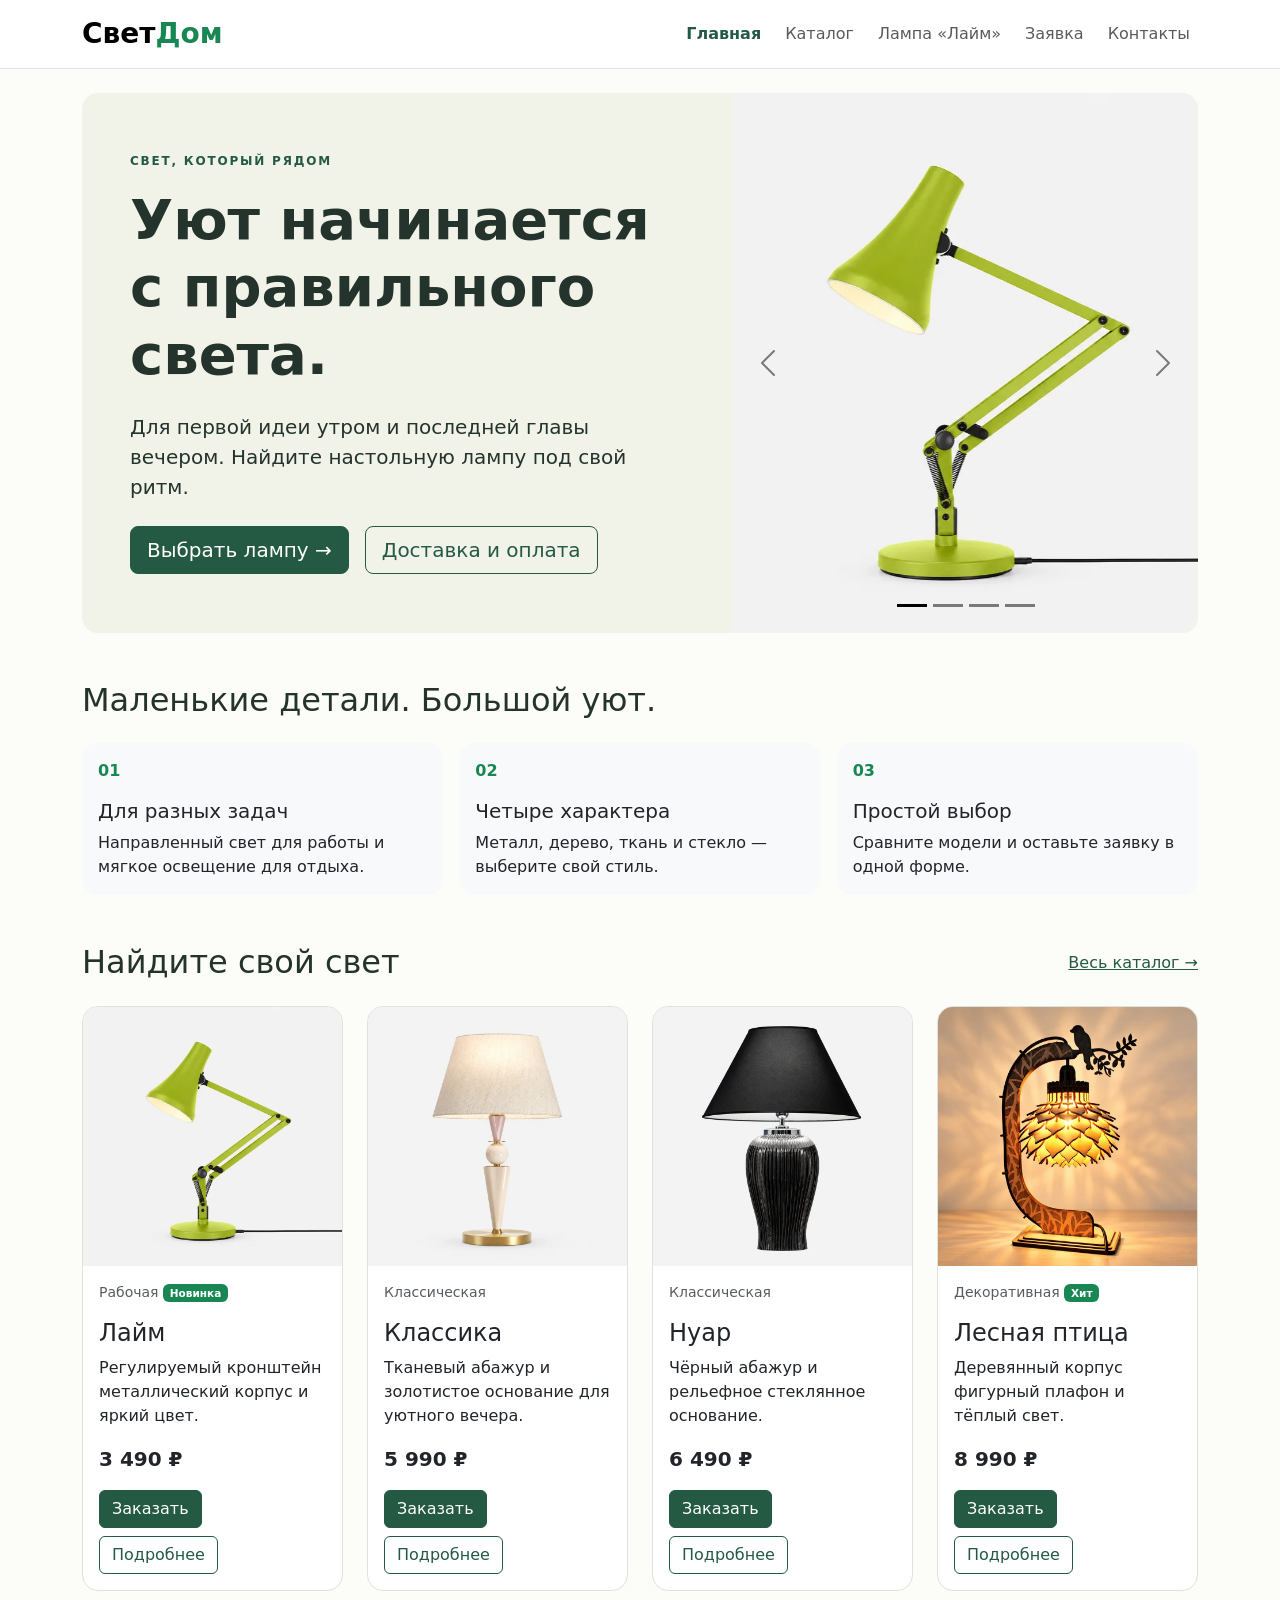
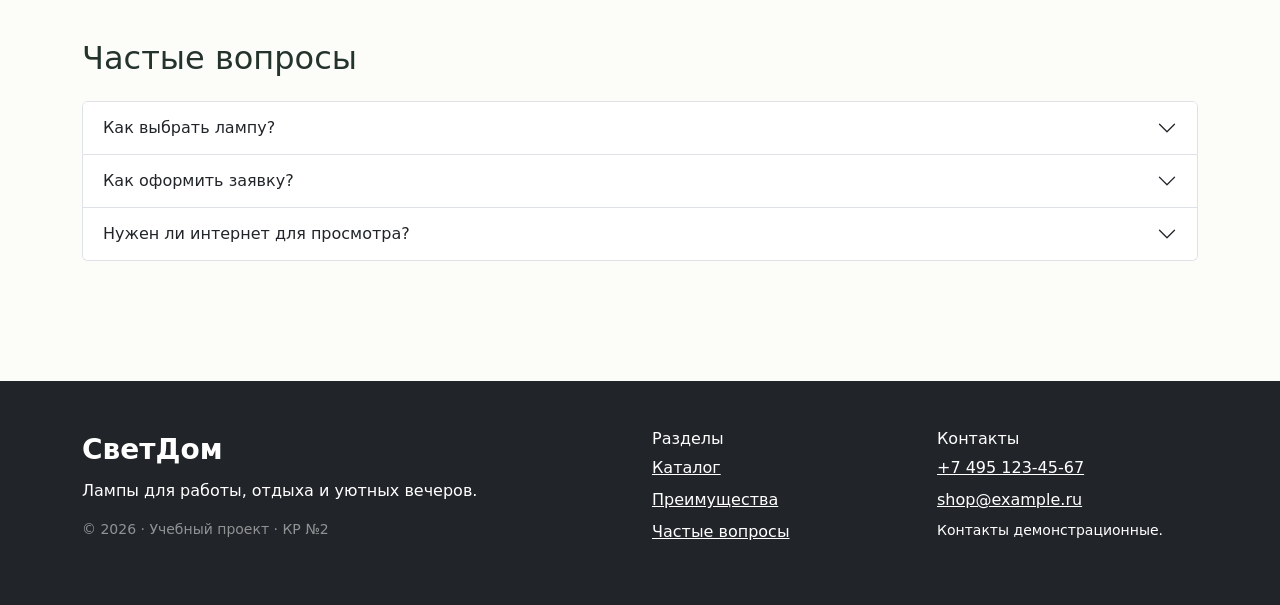
<file: index.html>
<!doctype html>
<html lang="ru">
  <head>
    <meta charset="utf-8" />
    <meta name="viewport" content="width=device-width, initial-scale=1" />
    <meta
      name="description"
      content="Настольные лампы для вашего дома. СветДом — учебный магазин настольных ламп."
    />
    <title>Настольные лампы для вашего дома — СветДом</title>
    <link rel="icon" href="data:," />
    <link rel="stylesheet" href="vendor/bootstrap/css/bootstrap.min.css" />
    <link rel="stylesheet" href="css/custom.css" />
  </head>
  <body class="d-flex flex-column min-vh-100">
    <a class="visually-hidden-focusable position-absolute p-3 bg-white" href="#main-content">
      Перейти к содержимому
    </a>

    <header class="sticky-top bg-white border-bottom flex-shrink-0">
      <nav class="navbar navbar-expand-lg" aria-label="Основная навигация">
        <div class="container">
          <a class="navbar-brand fw-bold fs-3" href="index.html">
            Свет<span class="text-success">Дом</span>
          </a>
          <button
            class="navbar-toggler"
            type="button"
            data-bs-toggle="collapse"
            data-bs-target="#navigation"
            aria-controls="navigation"
            aria-expanded="false"
            aria-label="Открыть меню"
          >
            <span class="navbar-toggler-icon"></span>
          </button>
          <div class="collapse navbar-collapse" id="navigation">
            <ul class="navbar-nav ms-auto gap-lg-2">
              <li class="nav-item">
                <a class="nav-link active" aria-current="page" href="index.html">Главная</a>
              </li>
              <li class="nav-item"><a class="nav-link" href="catalog.html">Каталог</a></li>
              <li class="nav-item"><a class="nav-link" href="product.html">Лампа «Лайм»</a></li>
              <li class="nav-item"><a class="nav-link" href="order.html">Заявка</a></li>
              <li class="nav-item"><a class="nav-link" href="contacts.html">Контакты</a></li>
            </ul>
          </div>
        </div>
      </nav>
    </header>

    <main class="container py-4 flex-grow-1 flex-shrink-0" id="main-content">
      <section class="hero rounded-4 overflow-hidden mb-5">
        <div class="row g-0 align-items-center">
          <div class="col-12 col-lg-7 p-4 p-md-5">
            <p class="eyebrow">СВЕТ, КОТОРЫЙ РЯДОМ</p>
            <h1 class="display-4 fw-semibold">
              Уют начинается
              <br />
              с правильного света.
            </h1>
            <p class="lead my-4">
              Для первой идеи утром и последней главы вечером. Найдите настольную лампу под свой
              ритм.
            </p>
            <div class="d-flex gap-3 flex-wrap">
              <a class="btn btn-primary btn-lg" href="catalog.html">Выбрать лампу →</a>
              <button
                class="btn btn-outline-primary btn-lg"
                data-bs-toggle="modal"
                data-bs-target="#deliveryModal"
                type="button"
              >
                Доставка и оплата
              </button>
            </div>
          </div>
          <div class="col-12 col-lg-5">
            <div
              id="lampCarousel"
              class="carousel slide"
              data-bs-theme="dark"
              data-bs-ride="carousel"
              data-bs-interval="4000"
              data-bs-pause="hover"
              aria-label="Настольные лампы СветДом"
            >
              <div class="carousel-indicators">
                <button
                  type="button"
                  data-bs-target="#lampCarousel"
                  data-bs-slide-to="0"
                  class="active"
                  aria-current="true"
                  aria-label="Лампа «Лайм»"
                ></button>
                <button
                  type="button"
                  data-bs-target="#lampCarousel"
                  data-bs-slide-to="1"
                  aria-label="Лампа «Классика»"
                ></button>
                <button
                  type="button"
                  data-bs-target="#lampCarousel"
                  data-bs-slide-to="2"
                  aria-label="Лампа «Нуар»"
                ></button>
                <button
                  type="button"
                  data-bs-target="#lampCarousel"
                  data-bs-slide-to="3"
                  aria-label="Лампа «Лесная птица»"
                ></button>
              </div>
              <div class="carousel-inner">
                <div class="carousel-item active">
                  <img
                    class="d-block hero-image"
                    src="images/lamp-green.webp"
                    alt="Настольная лампа «Лайм»"
                    width="900"
                    height="900"
                  />
                </div>
                <div class="carousel-item">
                  <img
                    class="d-block hero-image"
                    src="images/lamp-beige.webp"
                    alt="Настольная лампа «Классика»"
                    width="900"
                    height="900"
                  />
                </div>
                <div class="carousel-item">
                  <img
                    class="d-block hero-image"
                    src="images/lamp-black.webp"
                    alt="Настольная лампа «Нуар»"
                    width="900"
                    height="900"
                  />
                </div>
                <div class="carousel-item">
                  <img
                    class="d-block hero-image"
                    src="images/lamp-bird.webp"
                    alt="Настольная лампа «Лесная птица»"
                    width="900"
                    height="900"
                  />
                </div>
              </div>
              <button
                class="carousel-control-prev"
                type="button"
                data-bs-target="#lampCarousel"
                data-bs-slide="prev"
              >
                <span class="carousel-control-prev-icon" aria-hidden="true"></span>
                <span class="visually-hidden">Предыдущая лампа</span>
              </button>
              <button
                class="carousel-control-next"
                type="button"
                data-bs-target="#lampCarousel"
                data-bs-slide="next"
              >
                <span class="carousel-control-next-icon" aria-hidden="true"></span>
                <span class="visually-hidden">Следующая лампа</span>
              </button>
            </div>
          </div>
        </div>
      </section>
      <section id="advantages" class="mb-5">
        <h2 class="mb-4">Маленькие детали. Большой уют.</h2>
        <div class="row g-3">
          <div class="col-12 col-md-4">
            <article class="card h-100 border-0 bg-body-tertiary">
              <div class="card-body">
                <p class="text-success fw-bold">01</p>
                <h3 class="h5">Для разных задач</h3>
                <p class="mb-0">Направленный свет для работы и мягкое освещение для отдыха.</p>
              </div>
            </article>
          </div>
          <div class="col-12 col-md-4">
            <article class="card h-100 border-0 bg-body-tertiary">
              <div class="card-body">
                <p class="text-success fw-bold">02</p>
                <h3 class="h5">Четыре характера</h3>
                <p class="mb-0">Металл, дерево, ткань и стекло — выберите свой стиль.</p>
              </div>
            </article>
          </div>
          <div class="col-12 col-md-4">
            <article class="card h-100 border-0 bg-body-tertiary">
              <div class="card-body">
                <p class="text-success fw-bold">03</p>
                <h3 class="h5">Простой выбор</h3>
                <p class="mb-0">Сравните модели и оставьте заявку в одной форме.</p>
              </div>
            </article>
          </div>
        </div>
      </section>
      <section id="popular">
        <div class="d-flex justify-content-between align-items-center mb-4 gap-3">
          <h2 class="mb-0">Найдите свой свет</h2>
          <a href="catalog.html">Весь каталог →</a>
        </div>
        <div class="row g-4">
          <div class="col-12 col-md-6 col-xl-3">
            <article class="card h-100 product-card">
              <a href="product.html">
                <img
                  class="card-img-top product-image"
                  src="images/lamp-green.webp"
                  alt="Настольная лампа Лайм"
                  width="900"
                  height="900"
                  loading="lazy"
                />
              </a>
              <div class="card-body d-flex flex-column">
                <p class="small text-body-secondary">
                  Рабочая
                  <span class="badge text-bg-success">Новинка</span>
                </p>
                <h3 class="h4 card-title">
                  <a class="text-decoration-none text-reset" href="product.html">Лайм</a>
                </h3>
                <p class="card-text">Регулируемый кронштейн металлический корпус и яркий цвет.</p>
                <p class="fs-5 fw-bold mt-auto">3 490 ₽</p>
                <div class="d-flex gap-2 flex-wrap">
                  <a class="btn btn-primary" href="order.html#order-form">Заказать</a>
                  <a class="btn btn-outline-primary" href="product.html">Подробнее</a>
                </div>
              </div>
            </article>
          </div>
          <div class="col-12 col-md-6 col-xl-3">
            <article class="card h-100 product-card">
              <a href="product-classic.html">
                <img
                  class="card-img-top product-image"
                  src="images/lamp-beige.webp"
                  alt="Настольная лампа Классика"
                  width="900"
                  height="900"
                  loading="lazy"
                />
              </a>
              <div class="card-body d-flex flex-column">
                <p class="small text-body-secondary">Классическая</p>
                <h3 class="h4 card-title">
                  <a class="text-decoration-none text-reset" href="product-classic.html">
                    Классика
                  </a>
                </h3>
                <p class="card-text">Тканевый абажур и золотистое основание для уютного вечера.</p>
                <p class="fs-5 fw-bold mt-auto">5 990 ₽</p>
                <div class="d-flex gap-2 flex-wrap">
                  <a class="btn btn-primary" href="order.html#order-form">Заказать</a>
                  <a class="btn btn-outline-primary" href="product-classic.html">Подробнее</a>
                </div>
              </div>
            </article>
          </div>
          <div class="col-12 col-md-6 col-xl-3">
            <article class="card h-100 product-card">
              <a href="product-noir.html">
                <img
                  class="card-img-top product-image"
                  src="images/lamp-black.webp"
                  alt="Настольная лампа Нуар"
                  width="900"
                  height="900"
                  loading="lazy"
                />
              </a>
              <div class="card-body d-flex flex-column">
                <p class="small text-body-secondary">Классическая</p>
                <h3 class="h4 card-title">
                  <a class="text-decoration-none text-reset" href="product-noir.html">Нуар</a>
                </h3>
                <p class="card-text">Чёрный абажур и рельефное стеклянное основание.</p>
                <p class="fs-5 fw-bold mt-auto">6 490 ₽</p>
                <div class="d-flex gap-2 flex-wrap">
                  <a class="btn btn-primary" href="order.html#order-form">Заказать</a>
                  <a class="btn btn-outline-primary" href="product-noir.html">Подробнее</a>
                </div>
              </div>
            </article>
          </div>
          <div class="col-12 col-md-6 col-xl-3">
            <article class="card h-100 product-card">
              <a href="product-bird.html">
                <img
                  class="card-img-top product-image"
                  src="images/lamp-bird.webp"
                  alt="Настольная лампа Лесная птица"
                  width="900"
                  height="900"
                  loading="lazy"
                />
              </a>
              <div class="card-body d-flex flex-column">
                <p class="small text-body-secondary">
                  Декоративная
                  <span class="badge text-bg-success">Хит</span>
                </p>
                <h3 class="h4 card-title">
                  <a class="text-decoration-none text-reset" href="product-bird.html">
                    Лесная птица
                  </a>
                </h3>
                <p class="card-text">Деревянный корпус фигурный плафон и тёплый свет.</p>
                <p class="fs-5 fw-bold mt-auto">8 990 ₽</p>
                <div class="d-flex gap-2 flex-wrap">
                  <a class="btn btn-primary" href="order.html#order-form">Заказать</a>
                  <a class="btn btn-outline-primary" href="product-bird.html">Подробнее</a>
                </div>
              </div>
            </article>
          </div>
        </div>
      </section>
      <section class="my-5" id="faq">
        <h2 class="mb-4">Частые вопросы</h2>
        <div class="accordion" id="faqList">
          <div class="accordion-item">
            <h3 class="accordion-header">
              <button
                class="accordion-button collapsed"
                type="button"
                data-bs-toggle="collapse"
                data-bs-target="#faq0"
                aria-expanded="false"
                aria-controls="faq0"
              >
                Как выбрать лампу?
              </button>
            </h3>
            <div class="accordion-collapse collapse" id="faq0" data-bs-parent="#faqList">
              <div class="accordion-body">
                Для учёбы подойдёт «Лайм» с направленным светом. Для спальни — «Классика» или
                «Нуар», для акцента в интерьере — «Лесная птица».
              </div>
            </div>
          </div>
          <div class="accordion-item">
            <h3 class="accordion-header">
              <button
                class="accordion-button collapsed"
                type="button"
                data-bs-toggle="collapse"
                data-bs-target="#faq1"
                aria-expanded="false"
                aria-controls="faq1"
              >
                Как оформить заявку?
              </button>
            </h3>
            <div class="accordion-collapse collapse" id="faq1" data-bs-parent="#faqList">
              <div class="accordion-body">
                Выберите модель, перейдите к оформлению и заполните форму. Это учебный проект:
                данные проверяются в браузере, на сервер не отправляются.
              </div>
            </div>
          </div>
          <div class="accordion-item">
            <h3 class="accordion-header">
              <button
                class="accordion-button collapsed"
                type="button"
                data-bs-toggle="collapse"
                data-bs-target="#faq2"
                aria-expanded="false"
                aria-controls="faq2"
              >
                Нужен ли интернет для просмотра?
              </button>
            </h3>
            <div class="accordion-collapse collapse" id="faq2" data-bs-parent="#faqList">
              <div class="accordion-body">
                Нет. Фотографии, Bootstrap CSS и JavaScript сохранены внутри проекта.
              </div>
            </div>
          </div>
        </div>
      </section>
    </main>

    <footer class="bg-dark text-white mt-5 py-5 flex-shrink-0">
      <div class="container">
        <div class="row g-4">
          <div class="col-12 col-md-6">
            <a href="index.html" class="fs-3 text-white text-decoration-none fw-bold">СветДом</a>
            <p class="mt-2">Лампы для работы, отдыха и уютных вечеров.</p>
            <p class="small text-white-50">© 2026 · Учебный проект · КР №2</p>
          </div>
          <div class="col-6 col-md-3">
            <h2 class="h6">Разделы</h2>
            <a class="d-block text-white mb-2" href="catalog.html">Каталог</a>
            <a class="d-block text-white mb-2" href="index.html#advantages">Преимущества</a>
            <a class="d-block text-white" href="index.html#faq">Частые вопросы</a>
          </div>
          <div class="col-6 col-md-3">
            <h2 class="h6">Контакты</h2>
            <a class="text-white d-block mb-2" href="tel:+74951234567">+7 495 123-45-67</a>
            <a class="text-white" href="mailto:shop@example.ru">shop@example.ru</a>
            <p class="small mt-2">Контакты демонстрационные.</p>
          </div>
        </div>
      </div>
    </footer>

    <div
      class="modal fade"
      id="deliveryModal"
      tabindex="-1"
      aria-labelledby="deliveryTitle"
      aria-hidden="true"
    >
      <div class="modal-dialog modal-dialog-centered">
        <div class="modal-content">
          <div class="modal-header">
            <h2 class="modal-title fs-5" id="deliveryTitle">Доставка и оплата</h2>
            <button
              class="btn-close"
              type="button"
              data-bs-dismiss="modal"
              aria-label="Закрыть окно"
            ></button>
          </div>
          <div class="modal-body">
            <p>
              Самовывоз: Москва, ул. Светлая, 7. Доставка по Москве — 350 ₽, бесплатно при заказе от
              7 000 ₽.
            </p>
            <p>
              Оплата при получении. Условия приведены для учебного сценария, реальные заказы не
              принимаются.
            </p>
          </div>
          <div class="modal-footer">
            <button class="btn btn-outline-secondary" type="button" data-bs-dismiss="modal">
              Понятно
            </button>
            <a class="btn btn-primary" href="order.html">Оформить заявку</a>
          </div>
        </div>
      </div>
    </div>

    <script src="vendor/bootstrap/js/bootstrap.bundle.min.js"></script>
  </body>
</html>
</file>
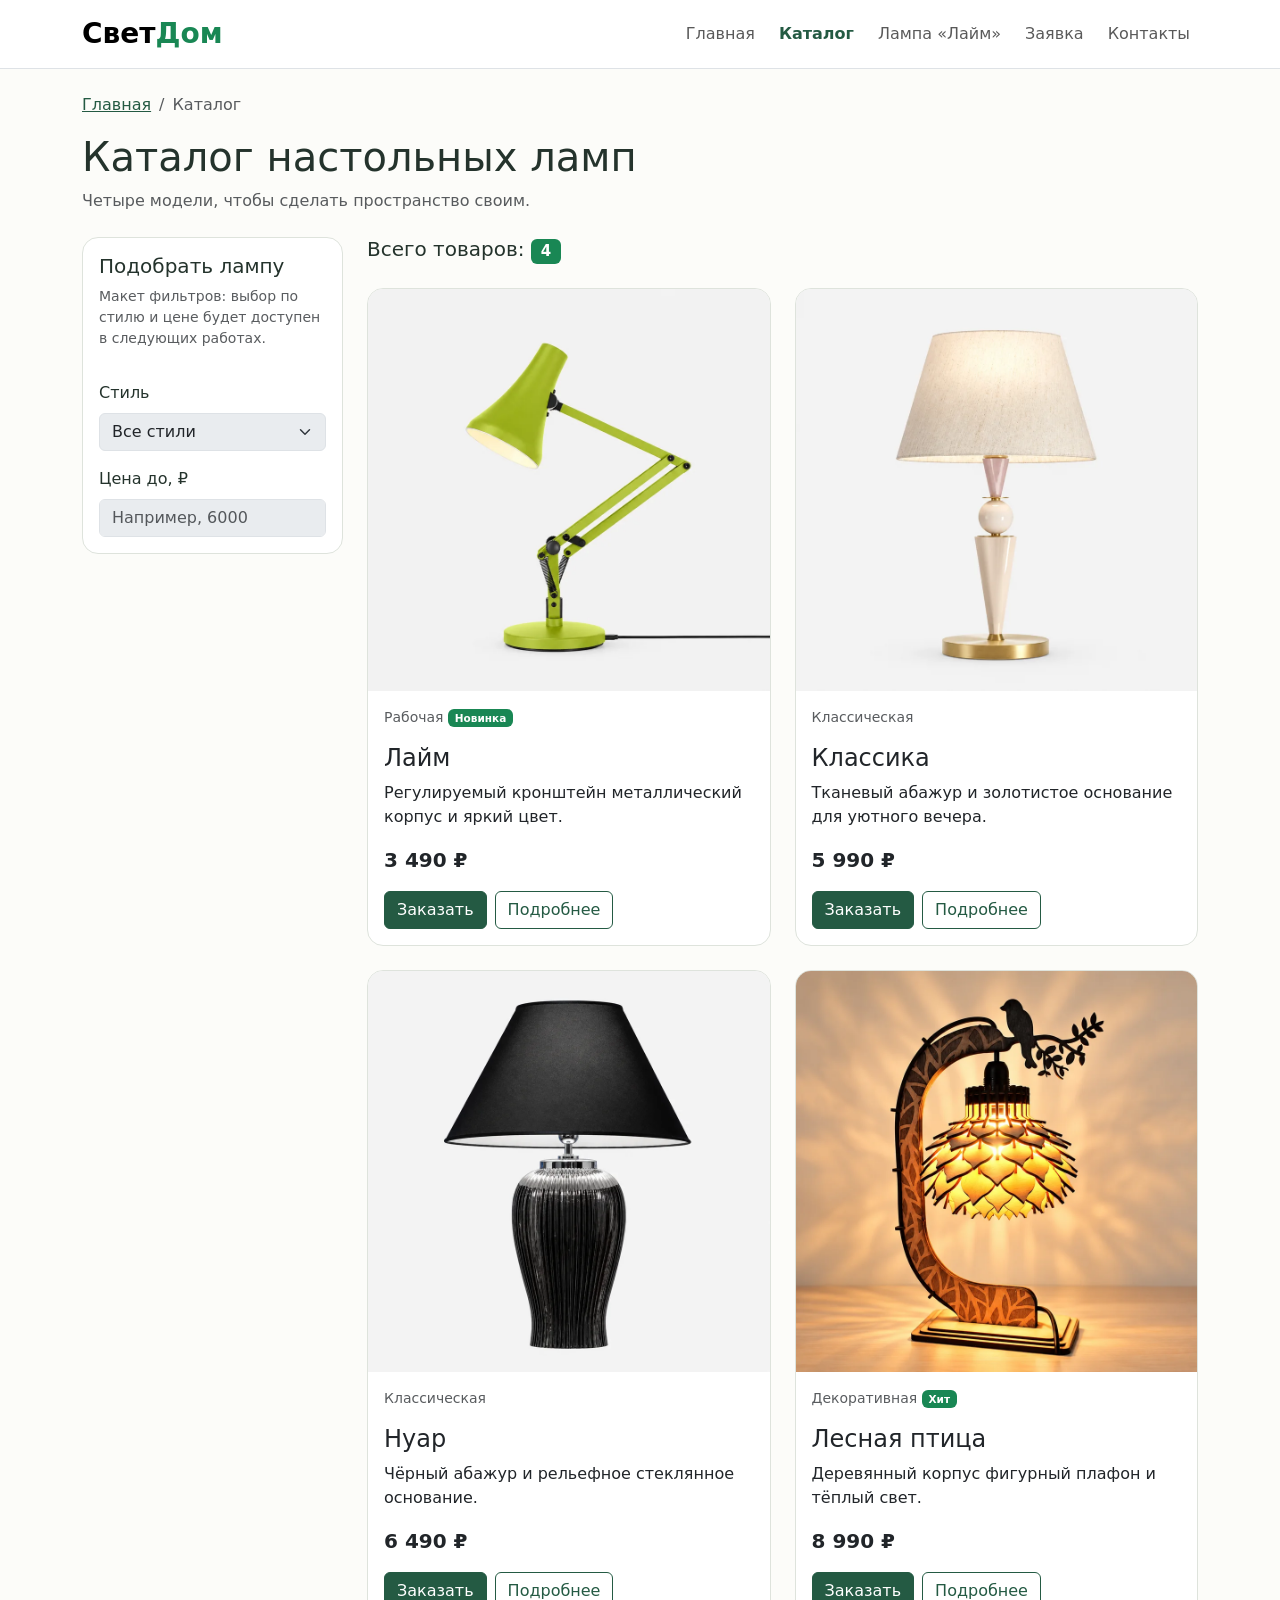
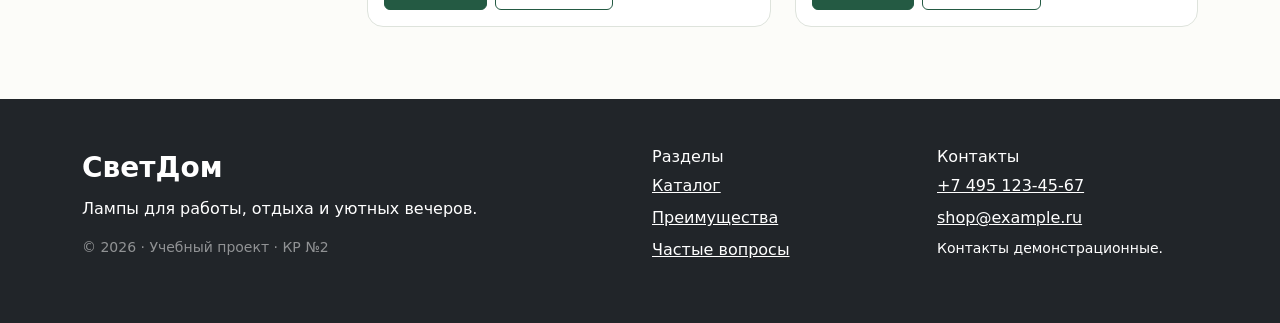
<file: catalog.html>
<!doctype html>
<html lang="ru">
  <head>
    <meta charset="utf-8" />
    <meta name="viewport" content="width=device-width, initial-scale=1" />
    <meta
      name="description"
      content="Каталог настольных ламп. СветДом — учебный магазин настольных ламп."
    />
    <title>Каталог настольных ламп — СветДом</title>
    <link rel="icon" href="data:," />
    <link rel="stylesheet" href="vendor/bootstrap/css/bootstrap.min.css" />
    <link rel="stylesheet" href="css/custom.css" />
  </head>
  <body class="d-flex flex-column min-vh-100">
    <a class="visually-hidden-focusable position-absolute p-3 bg-white" href="#main-content">
      Перейти к содержимому
    </a>

    <header class="sticky-top bg-white border-bottom flex-shrink-0">
      <nav class="navbar navbar-expand-lg" aria-label="Основная навигация">
        <div class="container">
          <a class="navbar-brand fw-bold fs-3" href="index.html">
            Свет<span class="text-success">Дом</span>
          </a>
          <button
            class="navbar-toggler"
            type="button"
            data-bs-toggle="collapse"
            data-bs-target="#navigation"
            aria-controls="navigation"
            aria-expanded="false"
            aria-label="Открыть меню"
          >
            <span class="navbar-toggler-icon"></span>
          </button>
          <div class="collapse navbar-collapse" id="navigation">
            <ul class="navbar-nav ms-auto gap-lg-2">
              <li class="nav-item"><a class="nav-link" href="index.html">Главная</a></li>
              <li class="nav-item">
                <a class="nav-link active" aria-current="page" href="catalog.html">Каталог</a>
              </li>
              <li class="nav-item"><a class="nav-link" href="product.html">Лампа «Лайм»</a></li>
              <li class="nav-item"><a class="nav-link" href="order.html">Заявка</a></li>
              <li class="nav-item"><a class="nav-link" href="contacts.html">Контакты</a></li>
            </ul>
          </div>
        </div>
      </nav>
    </header>

    <main class="container py-4 flex-grow-1 flex-shrink-0" id="main-content">
      <nav aria-label="Хлебные крошки">
        <ol class="breadcrumb">
          <li class="breadcrumb-item"><a href="index.html">Главная</a></li>
          <li class="breadcrumb-item active" aria-current="page">Каталог</li>
        </ol>
      </nav>
      <h1>Каталог настольных ламп</h1>
      <p class="text-body-secondary mb-4">Четыре модели, чтобы сделать пространство своим.</p>
      <div class="row g-4">
        <aside class="col-12 col-lg-3">
          <form class="card card-body" id="filters">
            <h2 class="h5">Подобрать лампу</h2>
            <p class="small text-body-secondary" id="filter-hint">
              Макет фильтров: выбор по стилю и цене будет доступен в следующих работах.
            </p>
            <label class="form-label mt-3" for="category">Стиль</label>
            <select
              class="form-select"
              id="category"
              name="category"
              disabled
              aria-describedby="filter-hint"
            >
              <option value="">Все стили</option>
              <option>Рабочая</option>
              <option>Классическая</option>
              <option>Декоративная</option>
            </select>
            <label class="form-label mt-3" for="max-price">Цена до, ₽</label>
            <input
              class="form-control"
              id="max-price"
              name="max-price"
              type="number"
              min="0"
              step="1"
              placeholder="Например, 6000"
              disabled
              aria-describedby="filter-hint"
            />
          </form>
        </aside>
        <section class="col-12 col-lg-9" aria-labelledby="results-title">
          <div class="d-flex flex-wrap gap-3 justify-content-between mb-3">
            <h2 class="h5" id="results-title">
              Всего товаров:
              <span class="badge text-bg-success" id="result-count">4</span>
            </h2>
          </div>
          <div id="catalog-products">
            <div class="row g-4">
              <div class="col-12 col-md-6">
                <article class="card h-100 product-card">
                  <a href="product.html">
                    <img
                      class="card-img-top product-image"
                      src="images/lamp-green.webp"
                      alt="Настольная лампа Лайм"
                      width="900"
                      height="900"
                      loading="lazy"
                    />
                  </a>
                  <div class="card-body d-flex flex-column">
                    <p class="small text-body-secondary">
                      Рабочая
                      <span class="badge text-bg-success">Новинка</span>
                    </p>
                    <h3 class="h4 card-title">
                      <a class="text-decoration-none text-reset" href="product.html">Лайм</a>
                    </h3>
                    <p class="card-text">
                      Регулируемый кронштейн металлический корпус и яркий цвет.
                    </p>
                    <p class="fs-5 fw-bold mt-auto">3 490 ₽</p>
                    <div class="d-flex gap-2 flex-wrap">
                      <a class="btn btn-primary" href="order.html#order-form">Заказать</a>
                      <a class="btn btn-outline-primary" href="product.html">Подробнее</a>
                    </div>
                  </div>
                </article>
              </div>
              <div class="col-12 col-md-6">
                <article class="card h-100 product-card">
                  <a href="product-classic.html">
                    <img
                      class="card-img-top product-image"
                      src="images/lamp-beige.webp"
                      alt="Настольная лампа Классика"
                      width="900"
                      height="900"
                      loading="lazy"
                    />
                  </a>
                  <div class="card-body d-flex flex-column">
                    <p class="small text-body-secondary">Классическая</p>
                    <h3 class="h4 card-title">
                      <a class="text-decoration-none text-reset" href="product-classic.html">
                        Классика
                      </a>
                    </h3>
                    <p class="card-text">
                      Тканевый абажур и золотистое основание для уютного вечера.
                    </p>
                    <p class="fs-5 fw-bold mt-auto">5 990 ₽</p>
                    <div class="d-flex gap-2 flex-wrap">
                      <a class="btn btn-primary" href="order.html#order-form">Заказать</a>
                      <a class="btn btn-outline-primary" href="product-classic.html">Подробнее</a>
                    </div>
                  </div>
                </article>
              </div>
              <div class="col-12 col-md-6">
                <article class="card h-100 product-card">
                  <a href="product-noir.html">
                    <img
                      class="card-img-top product-image"
                      src="images/lamp-black.webp"
                      alt="Настольная лампа Нуар"
                      width="900"
                      height="900"
                      loading="lazy"
                    />
                  </a>
                  <div class="card-body d-flex flex-column">
                    <p class="small text-body-secondary">Классическая</p>
                    <h3 class="h4 card-title">
                      <a class="text-decoration-none text-reset" href="product-noir.html">Нуар</a>
                    </h3>
                    <p class="card-text">Чёрный абажур и рельефное стеклянное основание.</p>
                    <p class="fs-5 fw-bold mt-auto">6 490 ₽</p>
                    <div class="d-flex gap-2 flex-wrap">
                      <a class="btn btn-primary" href="order.html#order-form">Заказать</a>
                      <a class="btn btn-outline-primary" href="product-noir.html">Подробнее</a>
                    </div>
                  </div>
                </article>
              </div>
              <div class="col-12 col-md-6">
                <article class="card h-100 product-card">
                  <a href="product-bird.html">
                    <img
                      class="card-img-top product-image"
                      src="images/lamp-bird.webp"
                      alt="Настольная лампа Лесная птица"
                      width="900"
                      height="900"
                      loading="lazy"
                    />
                  </a>
                  <div class="card-body d-flex flex-column">
                    <p class="small text-body-secondary">
                      Декоративная
                      <span class="badge text-bg-success">Хит</span>
                    </p>
                    <h3 class="h4 card-title">
                      <a class="text-decoration-none text-reset" href="product-bird.html">
                        Лесная птица
                      </a>
                    </h3>
                    <p class="card-text">Деревянный корпус фигурный плафон и тёплый свет.</p>
                    <p class="fs-5 fw-bold mt-auto">8 990 ₽</p>
                    <div class="d-flex gap-2 flex-wrap">
                      <a class="btn btn-primary" href="order.html#order-form">Заказать</a>
                      <a class="btn btn-outline-primary" href="product-bird.html">Подробнее</a>
                    </div>
                  </div>
                </article>
              </div>
            </div>
          </div>
        </section>
      </div>
    </main>

    <footer class="bg-dark text-white mt-5 py-5 flex-shrink-0">
      <div class="container">
        <div class="row g-4">
          <div class="col-12 col-md-6">
            <a href="index.html" class="fs-3 text-white text-decoration-none fw-bold">СветДом</a>
            <p class="mt-2">Лампы для работы, отдыха и уютных вечеров.</p>
            <p class="small text-white-50">© 2026 · Учебный проект · КР №2</p>
          </div>
          <div class="col-6 col-md-3">
            <h2 class="h6">Разделы</h2>
            <a class="d-block text-white mb-2" href="catalog.html">Каталог</a>
            <a class="d-block text-white mb-2" href="index.html#advantages">Преимущества</a>
            <a class="d-block text-white" href="index.html#faq">Частые вопросы</a>
          </div>
          <div class="col-6 col-md-3">
            <h2 class="h6">Контакты</h2>
            <a class="text-white d-block mb-2" href="tel:+74951234567">+7 495 123-45-67</a>
            <a class="text-white" href="mailto:shop@example.ru">shop@example.ru</a>
            <p class="small mt-2">Контакты демонстрационные.</p>
          </div>
        </div>
      </div>
    </footer>

    <div
      class="modal fade"
      id="deliveryModal"
      tabindex="-1"
      aria-labelledby="deliveryTitle"
      aria-hidden="true"
    >
      <div class="modal-dialog modal-dialog-centered">
        <div class="modal-content">
          <div class="modal-header">
            <h2 class="modal-title fs-5" id="deliveryTitle">Доставка и оплата</h2>
            <button
              class="btn-close"
              type="button"
              data-bs-dismiss="modal"
              aria-label="Закрыть окно"
            ></button>
          </div>
          <div class="modal-body">
            <p>
              Самовывоз: Москва, ул. Светлая, 7. Доставка по Москве — 350 ₽, бесплатно при заказе от
              7 000 ₽.
            </p>
            <p>
              Оплата при получении. Условия приведены для учебного сценария, реальные заказы не
              принимаются.
            </p>
          </div>
          <div class="modal-footer">
            <button class="btn btn-outline-secondary" type="button" data-bs-dismiss="modal">
              Понятно
            </button>
            <a class="btn btn-primary" href="order.html">Оформить заявку</a>
          </div>
        </div>
      </div>
    </div>

    <script src="vendor/bootstrap/js/bootstrap.bundle.min.js"></script>
  </body>
</html>
</file>
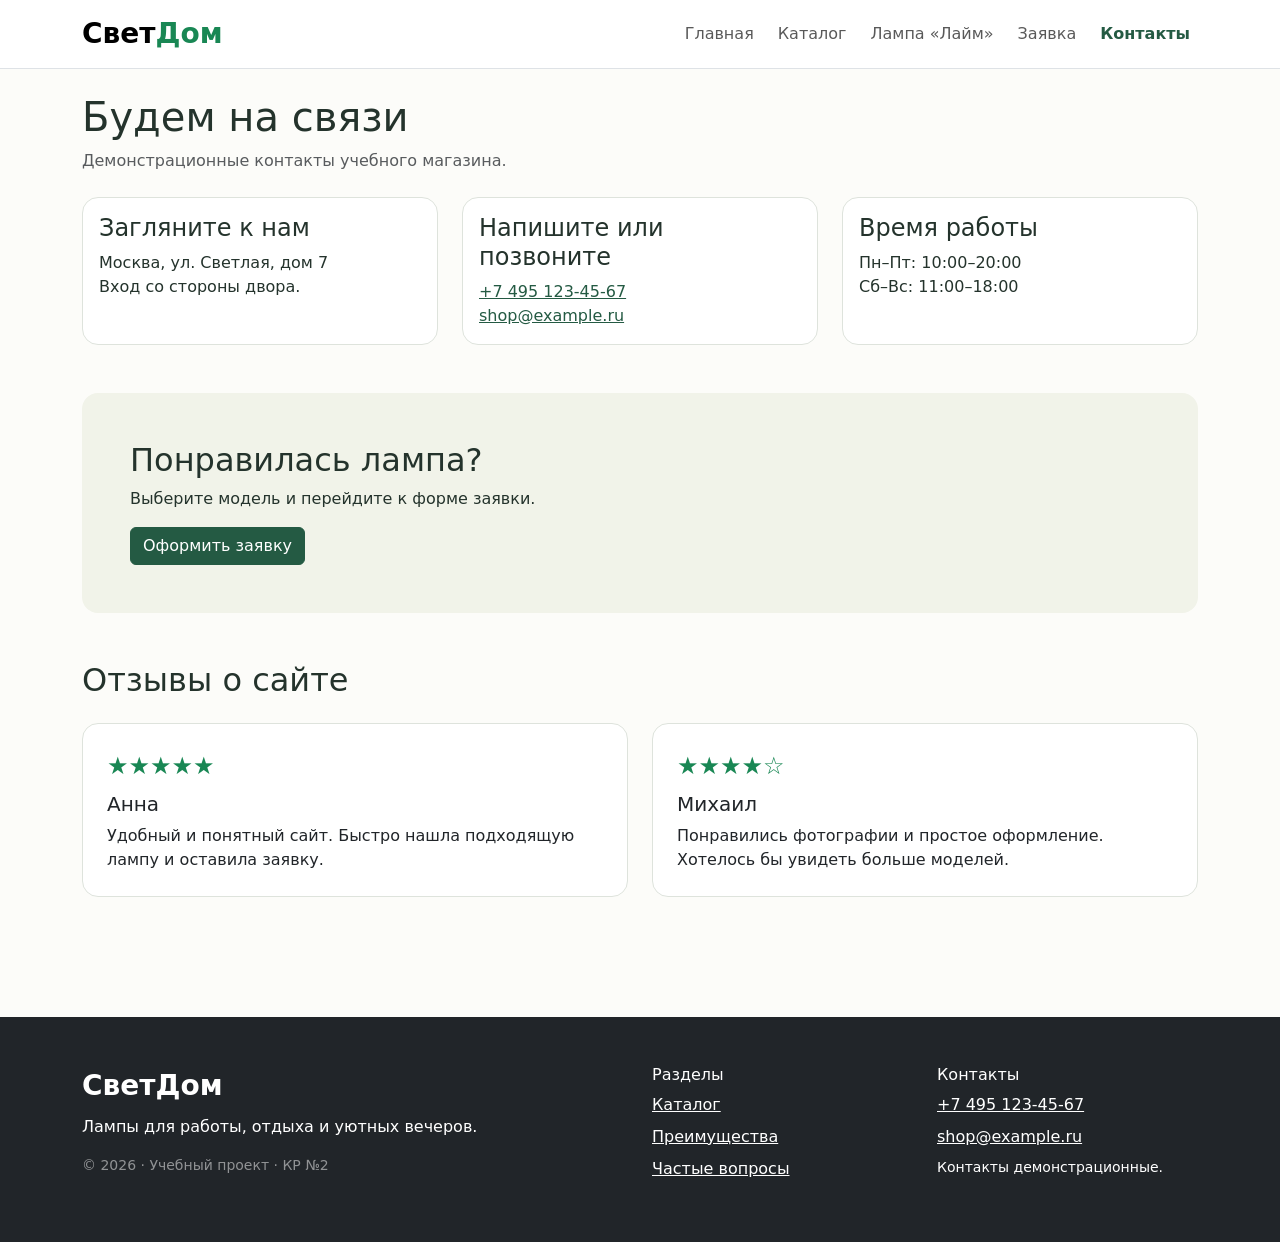
<file: contacts.html>
<!doctype html>
<html lang="ru">
  <head>
    <meta charset="utf-8" />
    <meta name="viewport" content="width=device-width, initial-scale=1" />
    <meta name="description" content="Контакты. СветДом — учебный магазин настольных ламп." />
    <title>Контакты — СветДом</title>
    <link rel="icon" href="data:," />
    <link rel="stylesheet" href="vendor/bootstrap/css/bootstrap.min.css" />
    <link rel="stylesheet" href="css/custom.css" />
  </head>
  <body class="d-flex flex-column min-vh-100">
    <a class="visually-hidden-focusable position-absolute p-3 bg-white" href="#main-content">
      Перейти к содержимому
    </a>

    <header class="sticky-top bg-white border-bottom flex-shrink-0">
      <nav class="navbar navbar-expand-lg" aria-label="Основная навигация">
        <div class="container">
          <a class="navbar-brand fw-bold fs-3" href="index.html">
            Свет<span class="text-success">Дом</span>
          </a>
          <button
            class="navbar-toggler"
            type="button"
            data-bs-toggle="collapse"
            data-bs-target="#navigation"
            aria-controls="navigation"
            aria-expanded="false"
            aria-label="Открыть меню"
          >
            <span class="navbar-toggler-icon"></span>
          </button>
          <div class="collapse navbar-collapse" id="navigation">
            <ul class="navbar-nav ms-auto gap-lg-2">
              <li class="nav-item"><a class="nav-link" href="index.html">Главная</a></li>
              <li class="nav-item"><a class="nav-link" href="catalog.html">Каталог</a></li>
              <li class="nav-item"><a class="nav-link" href="product.html">Лампа «Лайм»</a></li>
              <li class="nav-item"><a class="nav-link" href="order.html">Заявка</a></li>
              <li class="nav-item">
                <a class="nav-link active" aria-current="page" href="contacts.html">Контакты</a>
              </li>
            </ul>
          </div>
        </div>
      </nav>
    </header>

    <main class="container py-4 flex-grow-1 flex-shrink-0" id="main-content">
      <h1>Будем на связи</h1>
      <p class="text-body-secondary mb-4">Демонстрационные контакты учебного магазина.</p>
      <div class="row g-4">
        <div class="col-12 col-md-4">
          <article class="card h-100 card-body">
            <h2 class="h4">Загляните к нам</h2>
            <address>
              Москва, ул. Светлая, дом 7
              <br />
              Вход со стороны двора.
            </address>
          </article>
        </div>
        <div class="col-12 col-md-4">
          <article class="card h-100 card-body">
            <h2 class="h4">Напишите или позвоните</h2>
            <a href="tel:+74951234567">+7 495 123-45-67</a>
            <a href="mailto:shop@example.ru">shop@example.ru</a>
          </article>
        </div>
        <div class="col-12 col-md-4">
          <article class="card h-100 card-body">
            <h2 class="h4">Время работы</h2>
            <p>
              Пн–Пт: 10:00–20:00
              <br />
              Сб–Вс: 11:00–18:00
            </p>
          </article>
        </div>
      </div>
      <section class="hero rounded-4 p-4 p-md-5 my-5">
        <h2>Понравилась лампа?</h2>
        <p>Выберите модель и перейдите к форме заявки.</p>
        <a class="btn btn-primary" href="order.html">Оформить заявку</a>
      </section>
      <section class="my-5" id="reviews" aria-labelledby="reviews-title">
        <h2 class="mb-4" id="reviews-title">Отзывы о сайте</h2>
        <div class="row g-4">
          <div class="col-12 col-md-6">
            <article class="card h-100">
              <div class="card-body p-4">
                <p class="text-success fs-4 mb-2" aria-label="Оценка 5 из 5">
                  <span aria-hidden="true">★★★★★</span>
                </p>
                <h3 class="h5 card-title">Анна</h3>
                <p class="card-text mb-0">
                  Удобный и понятный сайт. Быстро нашла подходящую лампу и оставила заявку.
                </p>
              </div>
            </article>
          </div>
          <div class="col-12 col-md-6">
            <article class="card h-100">
              <div class="card-body p-4">
                <p class="text-success fs-4 mb-2" aria-label="Оценка 4 из 5">
                  <span aria-hidden="true">★★★★☆</span>
                </p>
                <h3 class="h5 card-title">Михаил</h3>
                <p class="card-text mb-0">
                  Понравились фотографии и простое оформление. Хотелось бы увидеть больше моделей.
                </p>
              </div>
            </article>
          </div>
        </div>
      </section>
    </main>

    <footer class="bg-dark text-white mt-5 py-5 flex-shrink-0">
      <div class="container">
        <div class="row g-4">
          <div class="col-12 col-md-6">
            <a href="index.html" class="fs-3 text-white text-decoration-none fw-bold">СветДом</a>
            <p class="mt-2">Лампы для работы, отдыха и уютных вечеров.</p>
            <p class="small text-white-50">© 2026 · Учебный проект · КР №2</p>
          </div>
          <div class="col-6 col-md-3">
            <h2 class="h6">Разделы</h2>
            <a class="d-block text-white mb-2" href="catalog.html">Каталог</a>
            <a class="d-block text-white mb-2" href="index.html#advantages">Преимущества</a>
            <a class="d-block text-white" href="index.html#faq">Частые вопросы</a>
          </div>
          <div class="col-6 col-md-3">
            <h2 class="h6">Контакты</h2>
            <a class="text-white d-block mb-2" href="tel:+74951234567">+7 495 123-45-67</a>
            <a class="text-white" href="mailto:shop@example.ru">shop@example.ru</a>
            <p class="small mt-2">Контакты демонстрационные.</p>
          </div>
        </div>
      </div>
    </footer>

    <div
      class="modal fade"
      id="deliveryModal"
      tabindex="-1"
      aria-labelledby="deliveryTitle"
      aria-hidden="true"
    >
      <div class="modal-dialog modal-dialog-centered">
        <div class="modal-content">
          <div class="modal-header">
            <h2 class="modal-title fs-5" id="deliveryTitle">Доставка и оплата</h2>
            <button
              class="btn-close"
              type="button"
              data-bs-dismiss="modal"
              aria-label="Закрыть окно"
            ></button>
          </div>
          <div class="modal-body">
            <p>
              Самовывоз: Москва, ул. Светлая, 7. Доставка по Москве — 350 ₽, бесплатно при заказе от
              7 000 ₽.
            </p>
            <p>
              Оплата при получении. Условия приведены для учебного сценария, реальные заказы не
              принимаются.
            </p>
          </div>
          <div class="modal-footer">
            <button class="btn btn-outline-secondary" type="button" data-bs-dismiss="modal">
              Понятно
            </button>
            <a class="btn btn-primary" href="order.html">Оформить заявку</a>
          </div>
        </div>
      </div>
    </div>

    <script src="vendor/bootstrap/js/bootstrap.bundle.min.js"></script>
  </body>
</html>
</file>
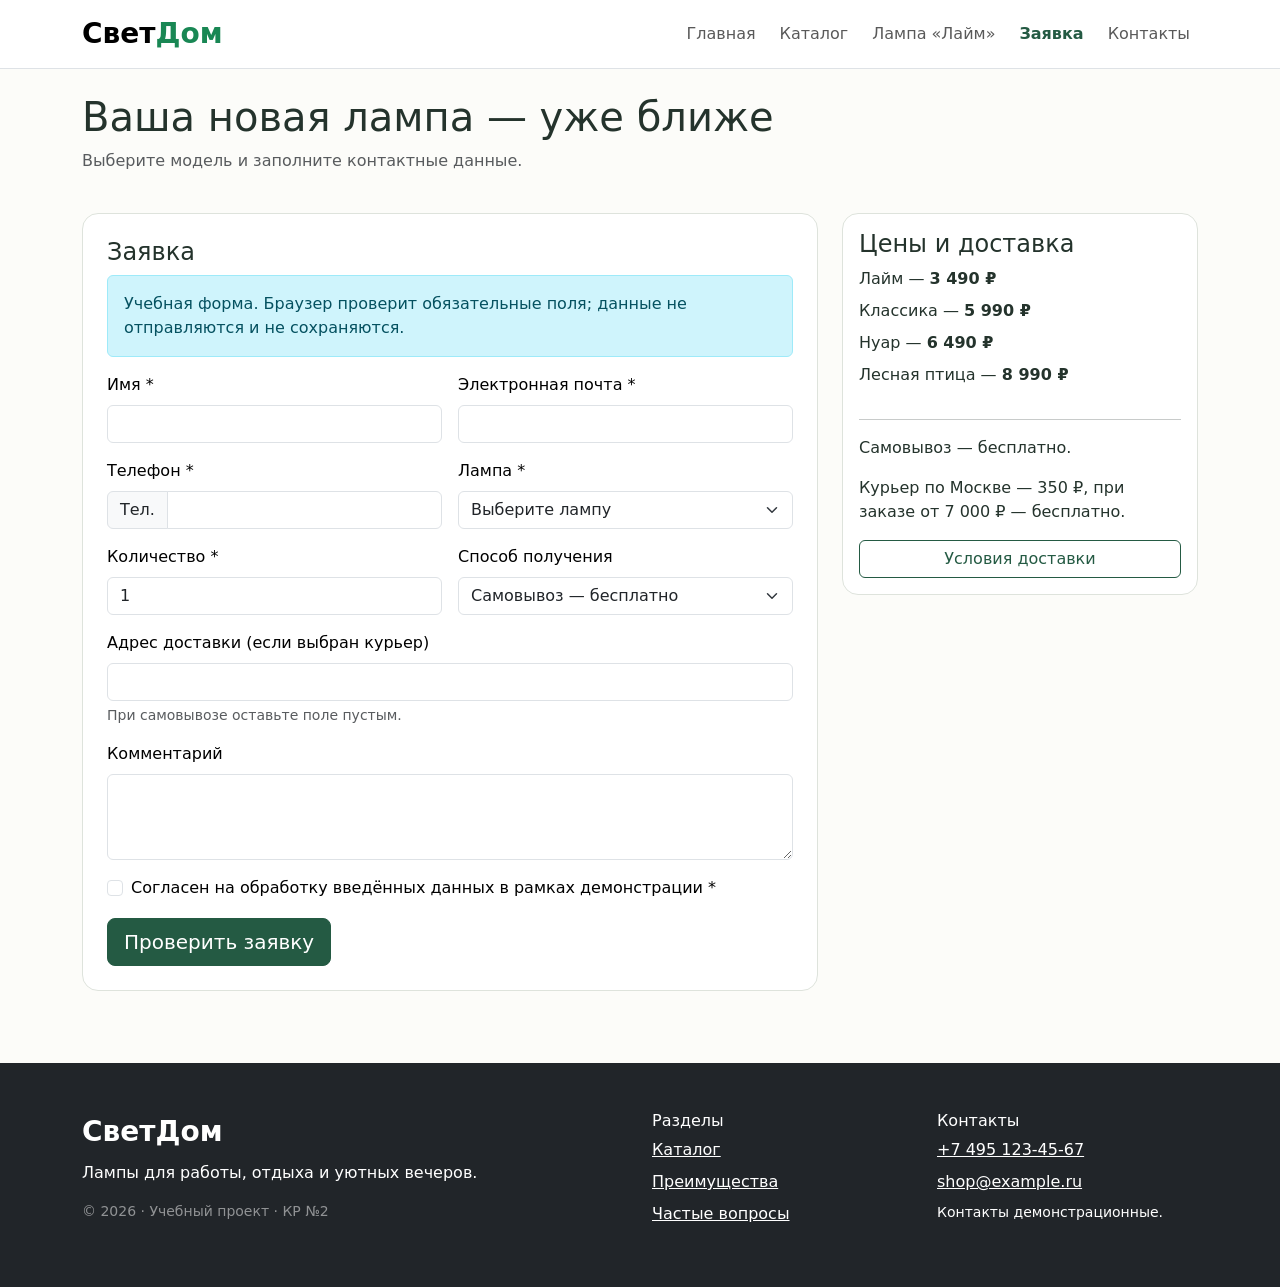
<file: order.html>
<!doctype html>
<html lang="ru">
  <head>
    <meta charset="utf-8" />
    <meta name="viewport" content="width=device-width, initial-scale=1" />
    <meta
      name="description"
      content="Оформление заявки. СветДом — учебный магазин настольных ламп."
    />
    <title>Оформление заявки — СветДом</title>
    <link rel="icon" href="data:," />
    <link rel="stylesheet" href="vendor/bootstrap/css/bootstrap.min.css" />
    <link rel="stylesheet" href="css/custom.css" />
  </head>
  <body class="d-flex flex-column min-vh-100">
    <a class="visually-hidden-focusable position-absolute p-3 bg-white" href="#main-content">
      Перейти к содержимому
    </a>

    <header class="sticky-top bg-white border-bottom flex-shrink-0">
      <nav class="navbar navbar-expand-lg" aria-label="Основная навигация">
        <div class="container">
          <a class="navbar-brand fw-bold fs-3" href="index.html">
            Свет<span class="text-success">Дом</span>
          </a>
          <button
            class="navbar-toggler"
            type="button"
            data-bs-toggle="collapse"
            data-bs-target="#navigation"
            aria-controls="navigation"
            aria-expanded="false"
            aria-label="Открыть меню"
          >
            <span class="navbar-toggler-icon"></span>
          </button>
          <div class="collapse navbar-collapse" id="navigation">
            <ul class="navbar-nav ms-auto gap-lg-2">
              <li class="nav-item"><a class="nav-link" href="index.html">Главная</a></li>
              <li class="nav-item"><a class="nav-link" href="catalog.html">Каталог</a></li>
              <li class="nav-item"><a class="nav-link" href="product.html">Лампа «Лайм»</a></li>
              <li class="nav-item">
                <a class="nav-link active" aria-current="page" href="order.html">Заявка</a>
              </li>
              <li class="nav-item"><a class="nav-link" href="contacts.html">Контакты</a></li>
            </ul>
          </div>
        </div>
      </nav>
    </header>

    <main class="container py-4 flex-grow-1 flex-shrink-0" id="main-content">
      <h1>Ваша новая лампа — уже ближе</h1>
      <p class="text-body-secondary">Выберите модель и заполните контактные данные.</p>
      <div class="row g-4 mt-2">
        <section class="col-12 col-lg-8" aria-labelledby="form-title">
          <div class="card card-body p-4">
            <h2 class="h4" id="form-title">Заявка</h2>
            <div class="alert alert-info">
              Учебная форма. Браузер проверит обязательные поля; данные не отправляются и не
              сохраняются.
            </div>
            <dialog
              open
              id="order-dialog"
              class="position-static border-0 p-0 m-0 w-100 bg-transparent"
              aria-labelledby="form-title"
            >
              <form id="order-form" method="dialog">
                <div class="row g-3">
                  <div class="col-md-6">
                    <label class="form-label" for="name">Имя *</label>
                    <input
                      class="form-control"
                      id="name"
                      name="name"
                      autocomplete="name"
                      minlength="2"
                      required
                    />
                  </div>
                  <div class="col-md-6">
                    <label class="form-label" for="email">Электронная почта *</label>
                    <input
                      class="form-control"
                      id="email"
                      name="email"
                      type="email"
                      autocomplete="email"
                      required
                    />
                  </div>
                  <div class="col-md-6">
                    <label class="form-label" for="phone">Телефон *</label>
                    <div class="input-group">
                      <span class="input-group-text" id="phone-hint">Тел.</span>
                      <input
                        class="form-control"
                        id="phone"
                        name="phone"
                        type="tel"
                        autocomplete="tel"
                        pattern="[+0-9() —-]{10,20}"
                        title="От 10 до 20 символов: цифры, плюс, пробелы, скобки или дефис"
                        aria-describedby="phone-hint"
                        required
                      />
                    </div>
                  </div>
                  <div class="col-md-6">
                    <label class="form-label" for="model">Лампа *</label>
                    <select class="form-select" id="model" name="model" required>
                      <option value="">Выберите лампу</option>
                      <option value="green">Лайм — 3 490 ₽</option>
                      <option value="beige">Классика — 5 990 ₽</option>
                      <option value="black">Нуар — 6 490 ₽</option>
                      <option value="bird">Лесная птица — 8 990 ₽</option>
                    </select>
                  </div>
                  <div class="col-md-6">
                    <label class="form-label" for="quantity">Количество *</label>
                    <input
                      class="form-control"
                      id="quantity"
                      name="quantity"
                      type="number"
                      min="1"
                      max="10"
                      value="1"
                      required
                    />
                  </div>
                  <div class="col-md-6">
                    <label class="form-label" for="delivery">Способ получения</label>
                    <select class="form-select" id="delivery" name="delivery">
                      <option value="pickup">Самовывоз — бесплатно</option>
                      <option value="courier">Курьер по Москве</option>
                    </select>
                  </div>
                  <div class="col-12" id="address-field">
                    <label class="form-label" for="address">
                      Адрес доставки (если выбран курьер)
                    </label>
                    <input
                      class="form-control"
                      id="address"
                      name="address"
                      autocomplete="street-address"
                      aria-describedby="address-hint"
                    />
                    <p class="form-text mb-0" id="address-hint">
                      При самовывозе оставьте поле пустым.
                    </p>
                  </div>
                  <div class="col-12">
                    <label class="form-label" for="comment">Комментарий</label>
                    <textarea
                      class="form-control"
                      id="comment"
                      name="comment"
                      rows="3"
                      maxlength="1000"
                    ></textarea>
                  </div>
                  <div class="col-12">
                    <div class="form-check">
                      <input
                        class="form-check-input"
                        type="checkbox"
                        name="consent"
                        id="consent"
                        required
                      />
                      <label class="form-check-label" for="consent">
                        Согласен на обработку введённых данных в рамках демонстрации *
                      </label>
                    </div>
                  </div>
                  <div class="col-12">
                    <button class="btn btn-primary btn-lg" type="submit">Проверить заявку</button>
                  </div>
                </div>
              </form>
            </dialog>
            <div class="order-feedback alert alert-success mt-3 mb-0">
              <p>
                Обязательные поля заполнены. Это учебная проверка: заказ не создан, данные не
                отправлены.
              </p>
              <a class="alert-link" href="order.html">Заполнить заново</a>
            </div>
          </div>
        </section>
        <aside class="col-12 col-lg-4">
          <div class="card card-body">
            <h2 class="h4">Цены и доставка</h2>
            <ul class="list-unstyled">
              <li class="mb-2">
                Лайм —
                <strong>3 490 ₽</strong>
              </li>
              <li class="mb-2">
                Классика —
                <strong>5 990 ₽</strong>
              </li>
              <li class="mb-2">
                Нуар —
                <strong>6 490 ₽</strong>
              </li>
              <li>
                Лесная птица —
                <strong>8 990 ₽</strong>
              </li>
            </ul>
            <hr />
            <p>Самовывоз — бесплатно.</p>
            <p>Курьер по Москве — 350 ₽, при заказе от 7 000 ₽ — бесплатно.</p>
            <button
              class="btn btn-outline-primary"
              type="button"
              data-bs-toggle="modal"
              data-bs-target="#deliveryModal"
            >
              Условия доставки
            </button>
          </div>
        </aside>
      </div>
    </main>

    <footer class="bg-dark text-white mt-5 py-5 flex-shrink-0">
      <div class="container">
        <div class="row g-4">
          <div class="col-12 col-md-6">
            <a href="index.html" class="fs-3 text-white text-decoration-none fw-bold">СветДом</a>
            <p class="mt-2">Лампы для работы, отдыха и уютных вечеров.</p>
            <p class="small text-white-50">© 2026 · Учебный проект · КР №2</p>
          </div>
          <div class="col-6 col-md-3">
            <h2 class="h6">Разделы</h2>
            <a class="d-block text-white mb-2" href="catalog.html">Каталог</a>
            <a class="d-block text-white mb-2" href="index.html#advantages">Преимущества</a>
            <a class="d-block text-white" href="index.html#faq">Частые вопросы</a>
          </div>
          <div class="col-6 col-md-3">
            <h2 class="h6">Контакты</h2>
            <a class="text-white d-block mb-2" href="tel:+74951234567">+7 495 123-45-67</a>
            <a class="text-white" href="mailto:shop@example.ru">shop@example.ru</a>
            <p class="small mt-2">Контакты демонстрационные.</p>
          </div>
        </div>
      </div>
    </footer>

    <div
      class="modal fade"
      id="deliveryModal"
      tabindex="-1"
      aria-labelledby="deliveryTitle"
      aria-hidden="true"
    >
      <div class="modal-dialog modal-dialog-centered">
        <div class="modal-content">
          <div class="modal-header">
            <h2 class="modal-title fs-5" id="deliveryTitle">Доставка и оплата</h2>
            <button
              class="btn-close"
              type="button"
              data-bs-dismiss="modal"
              aria-label="Закрыть окно"
            ></button>
          </div>
          <div class="modal-body">
            <p>
              Самовывоз: Москва, ул. Светлая, 7. Доставка по Москве — 350 ₽, бесплатно при заказе от
              7 000 ₽.
            </p>
            <p>
              Оплата при получении. Условия приведены для учебного сценария, реальные заказы не
              принимаются.
            </p>
          </div>
          <div class="modal-footer">
            <button class="btn btn-outline-secondary" type="button" data-bs-dismiss="modal">
              Понятно
            </button>
            <a class="btn btn-primary" href="order.html">Оформить заявку</a>
          </div>
        </div>
      </div>
    </div>

    <script src="vendor/bootstrap/js/bootstrap.bundle.min.js"></script>
  </body>
</html>
</file>
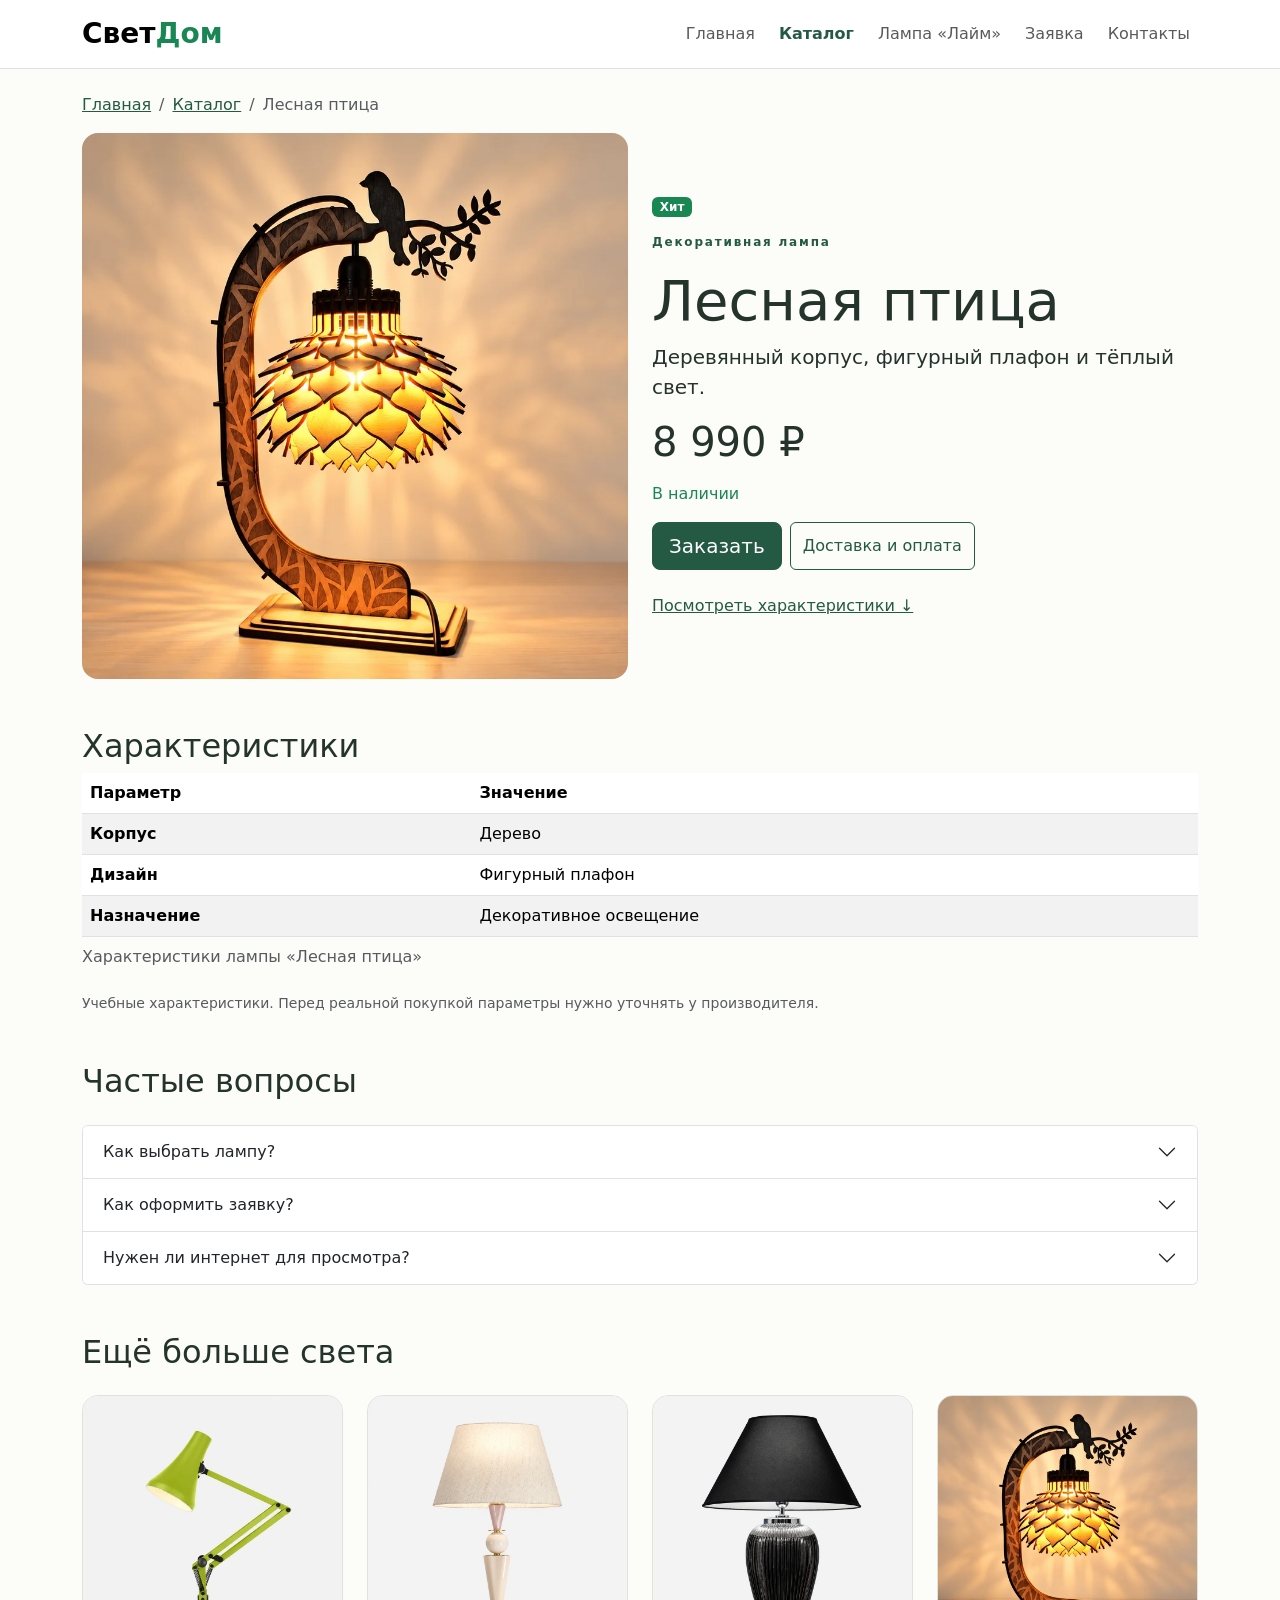
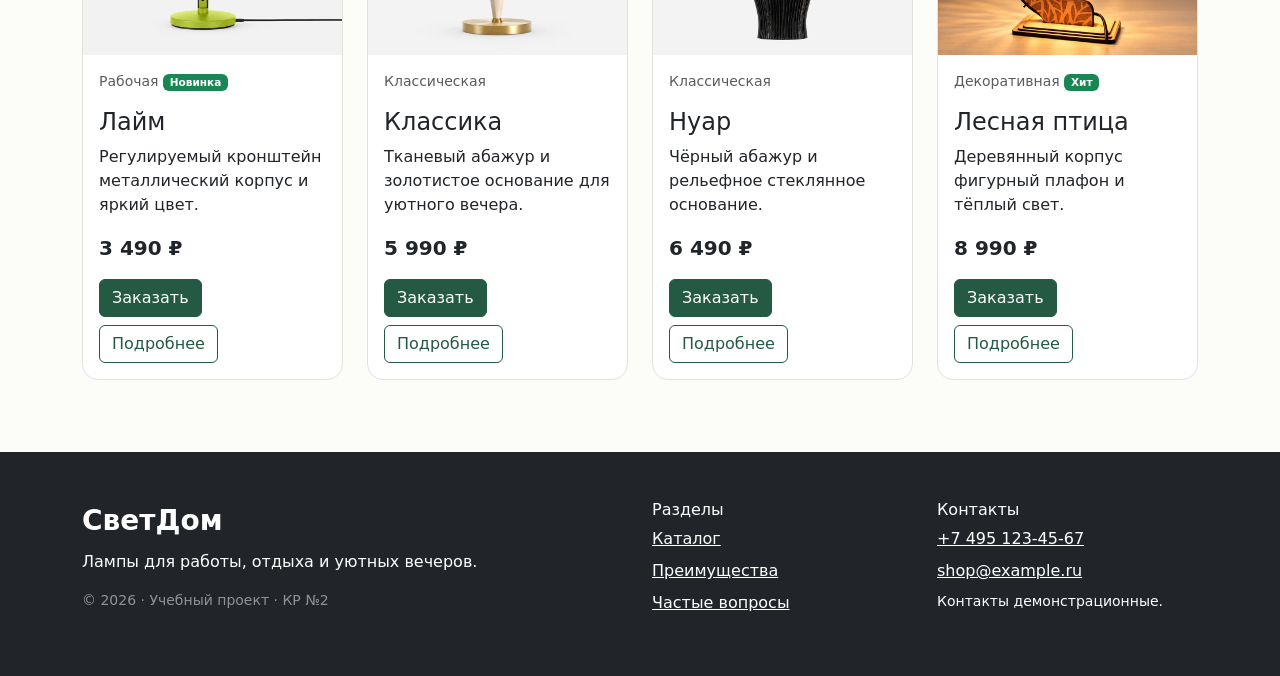
<file: product-bird.html>
<!doctype html>
<html lang="ru">
  <head>
    <meta charset="utf-8" />
    <meta name="viewport" content="width=device-width, initial-scale=1" />
    <meta
      name="description"
      content="Деревянный корпус, фигурный плафон и тёплый свет. СветДом — учебный магазин настольных ламп."
    />
    <title>Лампа «Лесная птица» — СветДом</title>
    <link rel="icon" href="data:," />
    <link rel="stylesheet" href="vendor/bootstrap/css/bootstrap.min.css" />
    <link rel="stylesheet" href="css/custom.css" />
  </head>
  <body class="d-flex flex-column min-vh-100">
    <a class="visually-hidden-focusable position-absolute p-3 bg-white" href="#main-content">
      Перейти к содержимому
    </a>

    <header class="sticky-top bg-white border-bottom flex-shrink-0">
      <nav class="navbar navbar-expand-lg" aria-label="Основная навигация">
        <div class="container">
          <a class="navbar-brand fw-bold fs-3" href="index.html">
            Свет<span class="text-success">Дом</span>
          </a>
          <button
            class="navbar-toggler"
            type="button"
            data-bs-toggle="collapse"
            data-bs-target="#navigation"
            aria-controls="navigation"
            aria-expanded="false"
            aria-label="Открыть меню"
          >
            <span class="navbar-toggler-icon"></span>
          </button>
          <div class="collapse navbar-collapse" id="navigation">
            <ul class="navbar-nav ms-auto gap-lg-2">
              <li class="nav-item"><a class="nav-link" href="index.html">Главная</a></li>
              <li class="nav-item"><a class="nav-link active" href="catalog.html">Каталог</a></li>
              <li class="nav-item"><a class="nav-link" href="product.html">Лампа «Лайм»</a></li>
              <li class="nav-item"><a class="nav-link" href="order.html">Заявка</a></li>
              <li class="nav-item"><a class="nav-link" href="contacts.html">Контакты</a></li>
            </ul>
          </div>
        </div>
      </nav>
    </header>

    <main class="container py-4 flex-grow-1 flex-shrink-0" id="main-content">
      <nav aria-label="Хлебные крошки">
        <ol class="breadcrumb">
          <li class="breadcrumb-item"><a href="index.html">Главная</a></li>
          <li class="breadcrumb-item"><a href="catalog.html">Каталог</a></li>
          <li class="breadcrumb-item active" aria-current="page">Лесная птица</li>
        </ol>
      </nav>
      <article class="row g-4 align-items-center mb-5">
        <div class="col-12 col-lg-6">
          <img
            class="img-fluid rounded-4 detail-image"
            id="detail-image"
            src="images/lamp-bird.webp"
            alt="Настольная лампа Лесная птица"
            width="900"
            height="900"
          />
        </div>
        <div class="col-12 col-lg-6">
          <span class="badge text-bg-success mb-3" id="detail-badge">Хит</span>
          <p class="eyebrow" id="detail-category">Декоративная лампа</p>
          <h1 class="display-4">Лесная птица</h1>
          <p class="lead" id="detail-description">
            Деревянный корпус, фигурный плафон и тёплый свет.
          </p>
          <p class="display-6" id="detail-price">8&nbsp;990 ₽</p>
          <p class="text-success">В наличии</p>
          <div class="d-flex gap-2 flex-wrap">
            <a class="btn btn-primary btn-lg" id="detail-order" href="order.html#order-form">
              Заказать
            </a>
            <button
              class="btn btn-outline-primary"
              type="button"
              data-bs-toggle="modal"
              data-bs-target="#deliveryModal"
            >
              Доставка и оплата
            </button>
          </div>
          <a class="d-inline-block mt-4" href="#specifications">Посмотреть характеристики ↓</a>
        </div>
      </article>
      <section id="specifications">
        <h2>Характеристики</h2>
        <div class="table-responsive">
          <table class="table table-striped table-hover">
            <caption id="spec-caption">Характеристики лампы «Лесная птица»</caption>
            <thead>
              <tr>
                <th scope="col">Параметр</th>
                <th scope="col">Значение</th>
              </tr>
            </thead>
            <tbody id="spec-body">
              <tr>
                <th scope="row">Корпус</th>
                <td>Дерево</td>
              </tr>
              <tr>
                <th scope="row">Дизайн</th>
                <td>Фигурный плафон</td>
              </tr>
              <tr>
                <th scope="row">Назначение</th>
                <td>Декоративное освещение</td>
              </tr>
            </tbody>
          </table>
        </div>
        <p class="small text-body-secondary">
          Учебные характеристики. Перед реальной покупкой параметры нужно уточнять у производителя.
        </p>
      </section>
      <section class="my-5" id="faq">
        <h2 class="mb-4">Частые вопросы</h2>
        <div class="accordion" id="faqList">
          <div class="accordion-item">
            <h3 class="accordion-header">
              <button
                class="accordion-button collapsed"
                type="button"
                data-bs-toggle="collapse"
                data-bs-target="#faq0"
                aria-expanded="false"
                aria-controls="faq0"
              >
                Как выбрать лампу?
              </button>
            </h3>
            <div class="accordion-collapse collapse" id="faq0" data-bs-parent="#faqList">
              <div class="accordion-body">
                Для учёбы подойдёт «Лайм» с направленным светом. Для спальни — «Классика» или
                «Нуар», для акцента в интерьере — «Лесная птица».
              </div>
            </div>
          </div>
          <div class="accordion-item">
            <h3 class="accordion-header">
              <button
                class="accordion-button collapsed"
                type="button"
                data-bs-toggle="collapse"
                data-bs-target="#faq1"
                aria-expanded="false"
                aria-controls="faq1"
              >
                Как оформить заявку?
              </button>
            </h3>
            <div class="accordion-collapse collapse" id="faq1" data-bs-parent="#faqList">
              <div class="accordion-body">
                Выберите модель, перейдите к оформлению и заполните форму. Это учебный проект:
                данные проверяются в браузере, на сервер не отправляются.
              </div>
            </div>
          </div>
          <div class="accordion-item">
            <h3 class="accordion-header">
              <button
                class="accordion-button collapsed"
                type="button"
                data-bs-toggle="collapse"
                data-bs-target="#faq2"
                aria-expanded="false"
                aria-controls="faq2"
              >
                Нужен ли интернет для просмотра?
              </button>
            </h3>
            <div class="accordion-collapse collapse" id="faq2" data-bs-parent="#faqList">
              <div class="accordion-body">
                Нет. Фотографии, Bootstrap CSS и JavaScript сохранены внутри проекта.
              </div>
            </div>
          </div>
        </div>
      </section>
      <section>
        <h2 class="mb-4">Ещё больше света</h2>
        <div class="row g-4">
          <div class="col-12 col-md-6 col-xl-3">
            <article class="card h-100 product-card">
              <a href="product.html">
                <img
                  class="card-img-top product-image"
                  src="images/lamp-green.webp"
                  alt="Настольная лампа Лайм"
                  width="900"
                  height="900"
                  loading="lazy"
                />
              </a>
              <div class="card-body d-flex flex-column">
                <p class="small text-body-secondary">
                  Рабочая
                  <span class="badge text-bg-success">Новинка</span>
                </p>
                <h3 class="h4 card-title">
                  <a class="text-decoration-none text-reset" href="product.html">Лайм</a>
                </h3>
                <p class="card-text">Регулируемый кронштейн металлический корпус и яркий цвет.</p>
                <p class="fs-5 fw-bold mt-auto">3 490 ₽</p>
                <div class="d-flex gap-2 flex-wrap">
                  <a class="btn btn-primary" href="order.html#order-form">Заказать</a>
                  <a class="btn btn-outline-primary" href="product.html">Подробнее</a>
                </div>
              </div>
            </article>
          </div>
          <div class="col-12 col-md-6 col-xl-3">
            <article class="card h-100 product-card">
              <a href="product-classic.html">
                <img
                  class="card-img-top product-image"
                  src="images/lamp-beige.webp"
                  alt="Настольная лампа Классика"
                  width="900"
                  height="900"
                  loading="lazy"
                />
              </a>
              <div class="card-body d-flex flex-column">
                <p class="small text-body-secondary">Классическая</p>
                <h3 class="h4 card-title">
                  <a class="text-decoration-none text-reset" href="product-classic.html">
                    Классика
                  </a>
                </h3>
                <p class="card-text">Тканевый абажур и золотистое основание для уютного вечера.</p>
                <p class="fs-5 fw-bold mt-auto">5 990 ₽</p>
                <div class="d-flex gap-2 flex-wrap">
                  <a class="btn btn-primary" href="order.html#order-form">Заказать</a>
                  <a class="btn btn-outline-primary" href="product-classic.html">Подробнее</a>
                </div>
              </div>
            </article>
          </div>
          <div class="col-12 col-md-6 col-xl-3">
            <article class="card h-100 product-card">
              <a href="product-noir.html">
                <img
                  class="card-img-top product-image"
                  src="images/lamp-black.webp"
                  alt="Настольная лампа Нуар"
                  width="900"
                  height="900"
                  loading="lazy"
                />
              </a>
              <div class="card-body d-flex flex-column">
                <p class="small text-body-secondary">Классическая</p>
                <h3 class="h4 card-title">
                  <a class="text-decoration-none text-reset" href="product-noir.html">Нуар</a>
                </h3>
                <p class="card-text">Чёрный абажур и рельефное стеклянное основание.</p>
                <p class="fs-5 fw-bold mt-auto">6 490 ₽</p>
                <div class="d-flex gap-2 flex-wrap">
                  <a class="btn btn-primary" href="order.html#order-form">Заказать</a>
                  <a class="btn btn-outline-primary" href="product-noir.html">Подробнее</a>
                </div>
              </div>
            </article>
          </div>
          <div class="col-12 col-md-6 col-xl-3">
            <article class="card h-100 product-card">
              <a href="product-bird.html">
                <img
                  class="card-img-top product-image"
                  src="images/lamp-bird.webp"
                  alt="Настольная лампа Лесная птица"
                  width="900"
                  height="900"
                  loading="lazy"
                />
              </a>
              <div class="card-body d-flex flex-column">
                <p class="small text-body-secondary">
                  Декоративная
                  <span class="badge text-bg-success">Хит</span>
                </p>
                <h3 class="h4 card-title">
                  <a class="text-decoration-none text-reset" href="product-bird.html">
                    Лесная птица
                  </a>
                </h3>
                <p class="card-text">Деревянный корпус фигурный плафон и тёплый свет.</p>
                <p class="fs-5 fw-bold mt-auto">8 990 ₽</p>
                <div class="d-flex gap-2 flex-wrap">
                  <a class="btn btn-primary" href="order.html#order-form">Заказать</a>
                  <a class="btn btn-outline-primary" href="product-bird.html">Подробнее</a>
                </div>
              </div>
            </article>
          </div>
        </div>
      </section>
    </main>

    <footer class="bg-dark text-white mt-5 py-5 flex-shrink-0">
      <div class="container">
        <div class="row g-4">
          <div class="col-12 col-md-6">
            <a href="index.html" class="fs-3 text-white text-decoration-none fw-bold">СветДом</a>
            <p class="mt-2">Лампы для работы, отдыха и уютных вечеров.</p>
            <p class="small text-white-50">© 2026 · Учебный проект · КР №2</p>
          </div>
          <div class="col-6 col-md-3">
            <h2 class="h6">Разделы</h2>
            <a class="d-block text-white mb-2" href="catalog.html">Каталог</a>
            <a class="d-block text-white mb-2" href="index.html#advantages">Преимущества</a>
            <a class="d-block text-white" href="index.html#faq">Частые вопросы</a>
          </div>
          <div class="col-6 col-md-3">
            <h2 class="h6">Контакты</h2>
            <a class="text-white d-block mb-2" href="tel:+74951234567">+7 495 123-45-67</a>
            <a class="text-white" href="mailto:shop@example.ru">shop@example.ru</a>
            <p class="small mt-2">Контакты демонстрационные.</p>
          </div>
        </div>
      </div>
    </footer>

    <div
      class="modal fade"
      id="deliveryModal"
      tabindex="-1"
      aria-labelledby="deliveryTitle"
      aria-hidden="true"
    >
      <div class="modal-dialog modal-dialog-centered">
        <div class="modal-content">
          <div class="modal-header">
            <h2 class="modal-title fs-5" id="deliveryTitle">Доставка и оплата</h2>
            <button
              class="btn-close"
              type="button"
              data-bs-dismiss="modal"
              aria-label="Закрыть окно"
            ></button>
          </div>
          <div class="modal-body">
            <p>
              Самовывоз: Москва, ул. Светлая, 7. Доставка по Москве — 350 ₽, бесплатно при заказе от
              7 000 ₽.
            </p>
            <p>
              Оплата при получении. Условия приведены для учебного сценария, реальные заказы не
              принимаются.
            </p>
          </div>
          <div class="modal-footer">
            <button class="btn btn-outline-secondary" type="button" data-bs-dismiss="modal">
              Понятно
            </button>
            <a class="btn btn-primary" href="order.html">Оформить заявку</a>
          </div>
        </div>
      </div>
    </div>

    <script src="vendor/bootstrap/js/bootstrap.bundle.min.js"></script>
  </body>
</html>
</file>
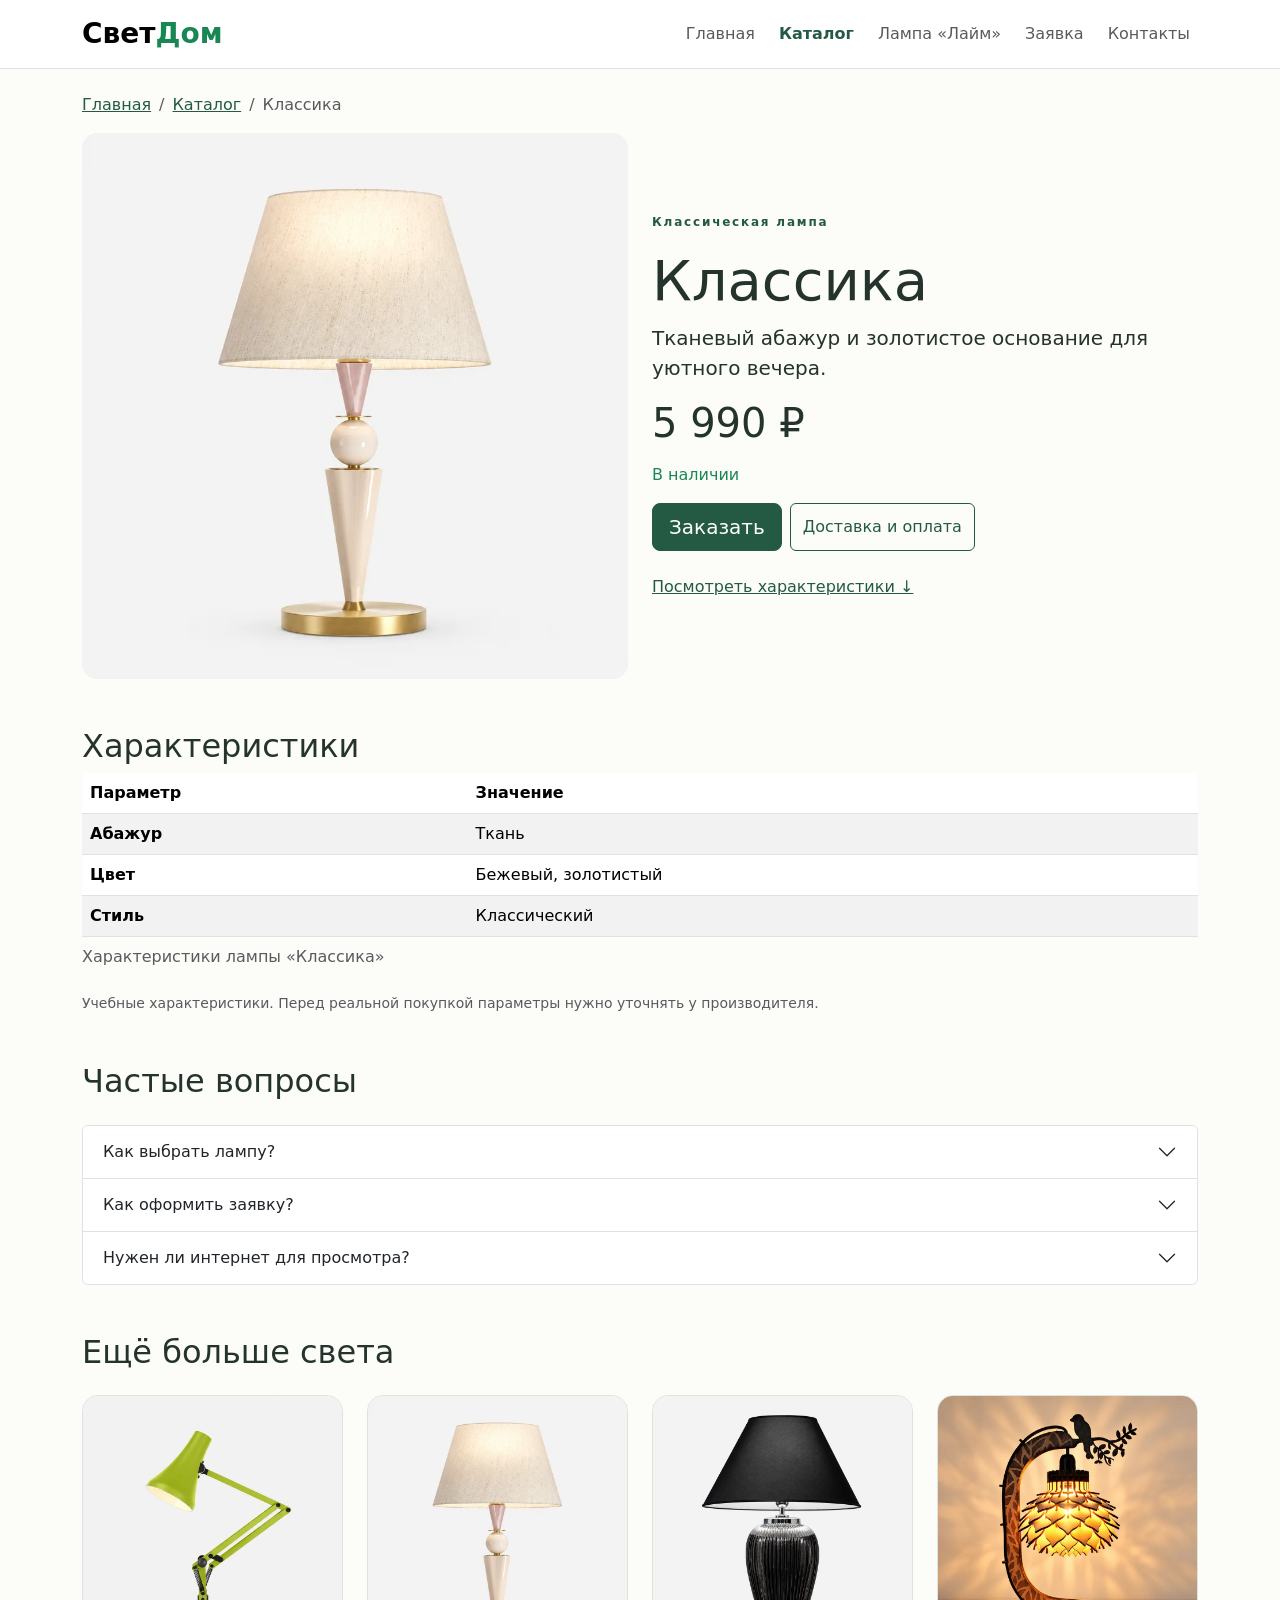
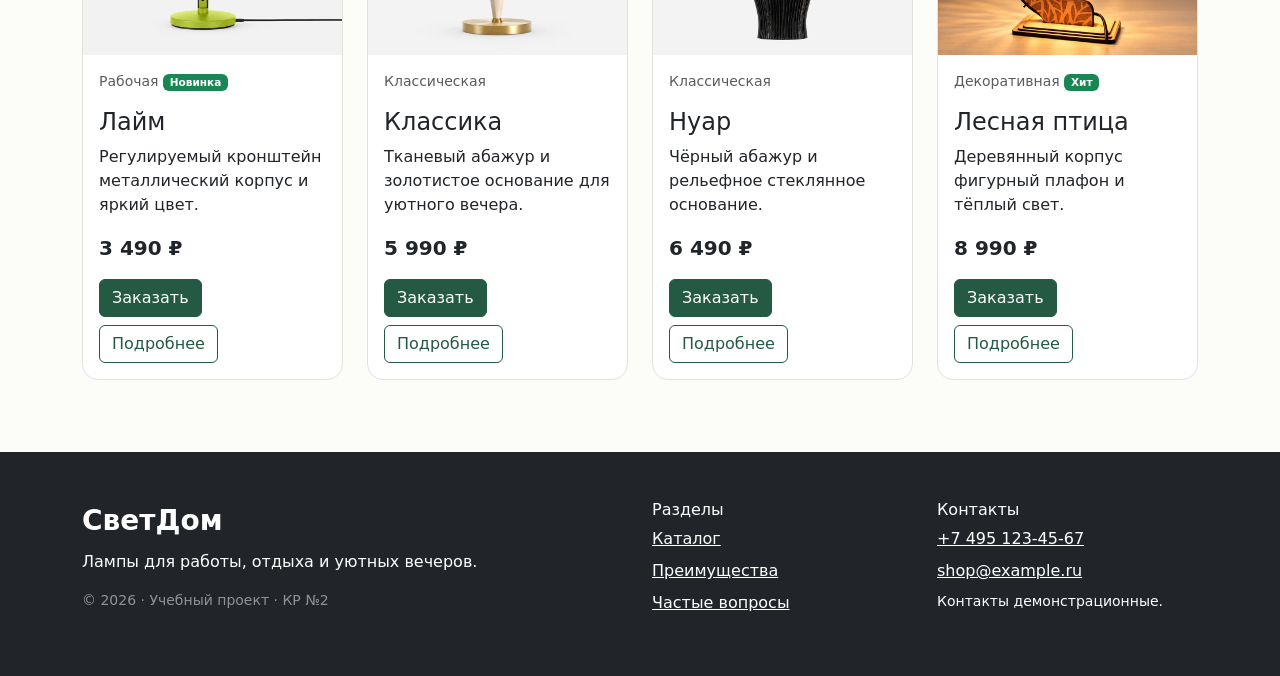
<file: product-classic.html>
<!doctype html>
<html lang="ru">
  <head>
    <meta charset="utf-8" />
    <meta name="viewport" content="width=device-width, initial-scale=1" />
    <meta
      name="description"
      content="Тканевый абажур и золотистое основание для уютного вечера. СветДом — учебный магазин настольных ламп."
    />
    <title>Лампа «Классика» — СветДом</title>
    <link rel="icon" href="data:," />
    <link rel="stylesheet" href="vendor/bootstrap/css/bootstrap.min.css" />
    <link rel="stylesheet" href="css/custom.css" />
  </head>
  <body class="d-flex flex-column min-vh-100">
    <a class="visually-hidden-focusable position-absolute p-3 bg-white" href="#main-content">
      Перейти к содержимому
    </a>

    <header class="sticky-top bg-white border-bottom flex-shrink-0">
      <nav class="navbar navbar-expand-lg" aria-label="Основная навигация">
        <div class="container">
          <a class="navbar-brand fw-bold fs-3" href="index.html">
            Свет<span class="text-success">Дом</span>
          </a>
          <button
            class="navbar-toggler"
            type="button"
            data-bs-toggle="collapse"
            data-bs-target="#navigation"
            aria-controls="navigation"
            aria-expanded="false"
            aria-label="Открыть меню"
          >
            <span class="navbar-toggler-icon"></span>
          </button>
          <div class="collapse navbar-collapse" id="navigation">
            <ul class="navbar-nav ms-auto gap-lg-2">
              <li class="nav-item"><a class="nav-link" href="index.html">Главная</a></li>
              <li class="nav-item"><a class="nav-link active" href="catalog.html">Каталог</a></li>
              <li class="nav-item"><a class="nav-link" href="product.html">Лампа «Лайм»</a></li>
              <li class="nav-item"><a class="nav-link" href="order.html">Заявка</a></li>
              <li class="nav-item"><a class="nav-link" href="contacts.html">Контакты</a></li>
            </ul>
          </div>
        </div>
      </nav>
    </header>

    <main class="container py-4 flex-grow-1 flex-shrink-0" id="main-content">
      <nav aria-label="Хлебные крошки">
        <ol class="breadcrumb">
          <li class="breadcrumb-item"><a href="index.html">Главная</a></li>
          <li class="breadcrumb-item"><a href="catalog.html">Каталог</a></li>
          <li class="breadcrumb-item active" aria-current="page">Классика</li>
        </ol>
      </nav>
      <article class="row g-4 align-items-center mb-5">
        <div class="col-12 col-lg-6">
          <img
            class="img-fluid rounded-4 detail-image"
            id="detail-image"
            src="images/lamp-beige.webp"
            alt="Настольная лампа Классика"
            width="900"
            height="900"
          />
        </div>
        <div class="col-12 col-lg-6">
          <span class="badge text-bg-success mb-3" id="detail-badge" hidden=""></span>
          <p class="eyebrow" id="detail-category">Классическая лампа</p>
          <h1 class="display-4">Классика</h1>
          <p class="lead" id="detail-description">
            Тканевый абажур и золотистое основание для уютного вечера.
          </p>
          <p class="display-6" id="detail-price">5&nbsp;990 ₽</p>
          <p class="text-success">В наличии</p>
          <div class="d-flex gap-2 flex-wrap">
            <a class="btn btn-primary btn-lg" id="detail-order" href="order.html#order-form">
              Заказать
            </a>
            <button
              class="btn btn-outline-primary"
              type="button"
              data-bs-toggle="modal"
              data-bs-target="#deliveryModal"
            >
              Доставка и оплата
            </button>
          </div>
          <a class="d-inline-block mt-4" href="#specifications">Посмотреть характеристики ↓</a>
        </div>
      </article>
      <section id="specifications">
        <h2>Характеристики</h2>
        <div class="table-responsive">
          <table class="table table-striped table-hover">
            <caption id="spec-caption">Характеристики лампы «Классика»</caption>
            <thead>
              <tr>
                <th scope="col">Параметр</th>
                <th scope="col">Значение</th>
              </tr>
            </thead>
            <tbody id="spec-body">
              <tr>
                <th scope="row">Абажур</th>
                <td>Ткань</td>
              </tr>
              <tr>
                <th scope="row">Цвет</th>
                <td>Бежевый, золотистый</td>
              </tr>
              <tr>
                <th scope="row">Стиль</th>
                <td>Классический</td>
              </tr>
            </tbody>
          </table>
        </div>
        <p class="small text-body-secondary">
          Учебные характеристики. Перед реальной покупкой параметры нужно уточнять у производителя.
        </p>
      </section>
      <section class="my-5" id="faq">
        <h2 class="mb-4">Частые вопросы</h2>
        <div class="accordion" id="faqList">
          <div class="accordion-item">
            <h3 class="accordion-header">
              <button
                class="accordion-button collapsed"
                type="button"
                data-bs-toggle="collapse"
                data-bs-target="#faq0"
                aria-expanded="false"
                aria-controls="faq0"
              >
                Как выбрать лампу?
              </button>
            </h3>
            <div class="accordion-collapse collapse" id="faq0" data-bs-parent="#faqList">
              <div class="accordion-body">
                Для учёбы подойдёт «Лайм» с направленным светом. Для спальни — «Классика» или
                «Нуар», для акцента в интерьере — «Лесная птица».
              </div>
            </div>
          </div>
          <div class="accordion-item">
            <h3 class="accordion-header">
              <button
                class="accordion-button collapsed"
                type="button"
                data-bs-toggle="collapse"
                data-bs-target="#faq1"
                aria-expanded="false"
                aria-controls="faq1"
              >
                Как оформить заявку?
              </button>
            </h3>
            <div class="accordion-collapse collapse" id="faq1" data-bs-parent="#faqList">
              <div class="accordion-body">
                Выберите модель, перейдите к оформлению и заполните форму. Это учебный проект:
                данные проверяются в браузере, на сервер не отправляются.
              </div>
            </div>
          </div>
          <div class="accordion-item">
            <h3 class="accordion-header">
              <button
                class="accordion-button collapsed"
                type="button"
                data-bs-toggle="collapse"
                data-bs-target="#faq2"
                aria-expanded="false"
                aria-controls="faq2"
              >
                Нужен ли интернет для просмотра?
              </button>
            </h3>
            <div class="accordion-collapse collapse" id="faq2" data-bs-parent="#faqList">
              <div class="accordion-body">
                Нет. Фотографии, Bootstrap CSS и JavaScript сохранены внутри проекта.
              </div>
            </div>
          </div>
        </div>
      </section>
      <section>
        <h2 class="mb-4">Ещё больше света</h2>
        <div class="row g-4">
          <div class="col-12 col-md-6 col-xl-3">
            <article class="card h-100 product-card">
              <a href="product.html">
                <img
                  class="card-img-top product-image"
                  src="images/lamp-green.webp"
                  alt="Настольная лампа Лайм"
                  width="900"
                  height="900"
                  loading="lazy"
                />
              </a>
              <div class="card-body d-flex flex-column">
                <p class="small text-body-secondary">
                  Рабочая
                  <span class="badge text-bg-success">Новинка</span>
                </p>
                <h3 class="h4 card-title">
                  <a class="text-decoration-none text-reset" href="product.html">Лайм</a>
                </h3>
                <p class="card-text">Регулируемый кронштейн металлический корпус и яркий цвет.</p>
                <p class="fs-5 fw-bold mt-auto">3 490 ₽</p>
                <div class="d-flex gap-2 flex-wrap">
                  <a class="btn btn-primary" href="order.html#order-form">Заказать</a>
                  <a class="btn btn-outline-primary" href="product.html">Подробнее</a>
                </div>
              </div>
            </article>
          </div>
          <div class="col-12 col-md-6 col-xl-3">
            <article class="card h-100 product-card">
              <a href="product-classic.html">
                <img
                  class="card-img-top product-image"
                  src="images/lamp-beige.webp"
                  alt="Настольная лампа Классика"
                  width="900"
                  height="900"
                  loading="lazy"
                />
              </a>
              <div class="card-body d-flex flex-column">
                <p class="small text-body-secondary">Классическая</p>
                <h3 class="h4 card-title">
                  <a class="text-decoration-none text-reset" href="product-classic.html">
                    Классика
                  </a>
                </h3>
                <p class="card-text">Тканевый абажур и золотистое основание для уютного вечера.</p>
                <p class="fs-5 fw-bold mt-auto">5 990 ₽</p>
                <div class="d-flex gap-2 flex-wrap">
                  <a class="btn btn-primary" href="order.html#order-form">Заказать</a>
                  <a class="btn btn-outline-primary" href="product-classic.html">Подробнее</a>
                </div>
              </div>
            </article>
          </div>
          <div class="col-12 col-md-6 col-xl-3">
            <article class="card h-100 product-card">
              <a href="product-noir.html">
                <img
                  class="card-img-top product-image"
                  src="images/lamp-black.webp"
                  alt="Настольная лампа Нуар"
                  width="900"
                  height="900"
                  loading="lazy"
                />
              </a>
              <div class="card-body d-flex flex-column">
                <p class="small text-body-secondary">Классическая</p>
                <h3 class="h4 card-title">
                  <a class="text-decoration-none text-reset" href="product-noir.html">Нуар</a>
                </h3>
                <p class="card-text">Чёрный абажур и рельефное стеклянное основание.</p>
                <p class="fs-5 fw-bold mt-auto">6 490 ₽</p>
                <div class="d-flex gap-2 flex-wrap">
                  <a class="btn btn-primary" href="order.html#order-form">Заказать</a>
                  <a class="btn btn-outline-primary" href="product-noir.html">Подробнее</a>
                </div>
              </div>
            </article>
          </div>
          <div class="col-12 col-md-6 col-xl-3">
            <article class="card h-100 product-card">
              <a href="product-bird.html">
                <img
                  class="card-img-top product-image"
                  src="images/lamp-bird.webp"
                  alt="Настольная лампа Лесная птица"
                  width="900"
                  height="900"
                  loading="lazy"
                />
              </a>
              <div class="card-body d-flex flex-column">
                <p class="small text-body-secondary">
                  Декоративная
                  <span class="badge text-bg-success">Хит</span>
                </p>
                <h3 class="h4 card-title">
                  <a class="text-decoration-none text-reset" href="product-bird.html">
                    Лесная птица
                  </a>
                </h3>
                <p class="card-text">Деревянный корпус фигурный плафон и тёплый свет.</p>
                <p class="fs-5 fw-bold mt-auto">8 990 ₽</p>
                <div class="d-flex gap-2 flex-wrap">
                  <a class="btn btn-primary" href="order.html#order-form">Заказать</a>
                  <a class="btn btn-outline-primary" href="product-bird.html">Подробнее</a>
                </div>
              </div>
            </article>
          </div>
        </div>
      </section>
    </main>

    <footer class="bg-dark text-white mt-5 py-5 flex-shrink-0">
      <div class="container">
        <div class="row g-4">
          <div class="col-12 col-md-6">
            <a href="index.html" class="fs-3 text-white text-decoration-none fw-bold">СветДом</a>
            <p class="mt-2">Лампы для работы, отдыха и уютных вечеров.</p>
            <p class="small text-white-50">© 2026 · Учебный проект · КР №2</p>
          </div>
          <div class="col-6 col-md-3">
            <h2 class="h6">Разделы</h2>
            <a class="d-block text-white mb-2" href="catalog.html">Каталог</a>
            <a class="d-block text-white mb-2" href="index.html#advantages">Преимущества</a>
            <a class="d-block text-white" href="index.html#faq">Частые вопросы</a>
          </div>
          <div class="col-6 col-md-3">
            <h2 class="h6">Контакты</h2>
            <a class="text-white d-block mb-2" href="tel:+74951234567">+7 495 123-45-67</a>
            <a class="text-white" href="mailto:shop@example.ru">shop@example.ru</a>
            <p class="small mt-2">Контакты демонстрационные.</p>
          </div>
        </div>
      </div>
    </footer>

    <div
      class="modal fade"
      id="deliveryModal"
      tabindex="-1"
      aria-labelledby="deliveryTitle"
      aria-hidden="true"
    >
      <div class="modal-dialog modal-dialog-centered">
        <div class="modal-content">
          <div class="modal-header">
            <h2 class="modal-title fs-5" id="deliveryTitle">Доставка и оплата</h2>
            <button
              class="btn-close"
              type="button"
              data-bs-dismiss="modal"
              aria-label="Закрыть окно"
            ></button>
          </div>
          <div class="modal-body">
            <p>
              Самовывоз: Москва, ул. Светлая, 7. Доставка по Москве — 350 ₽, бесплатно при заказе от
              7 000 ₽.
            </p>
            <p>
              Оплата при получении. Условия приведены для учебного сценария, реальные заказы не
              принимаются.
            </p>
          </div>
          <div class="modal-footer">
            <button class="btn btn-outline-secondary" type="button" data-bs-dismiss="modal">
              Понятно
            </button>
            <a class="btn btn-primary" href="order.html">Оформить заявку</a>
          </div>
        </div>
      </div>
    </div>

    <script src="vendor/bootstrap/js/bootstrap.bundle.min.js"></script>
  </body>
</html>
</file>
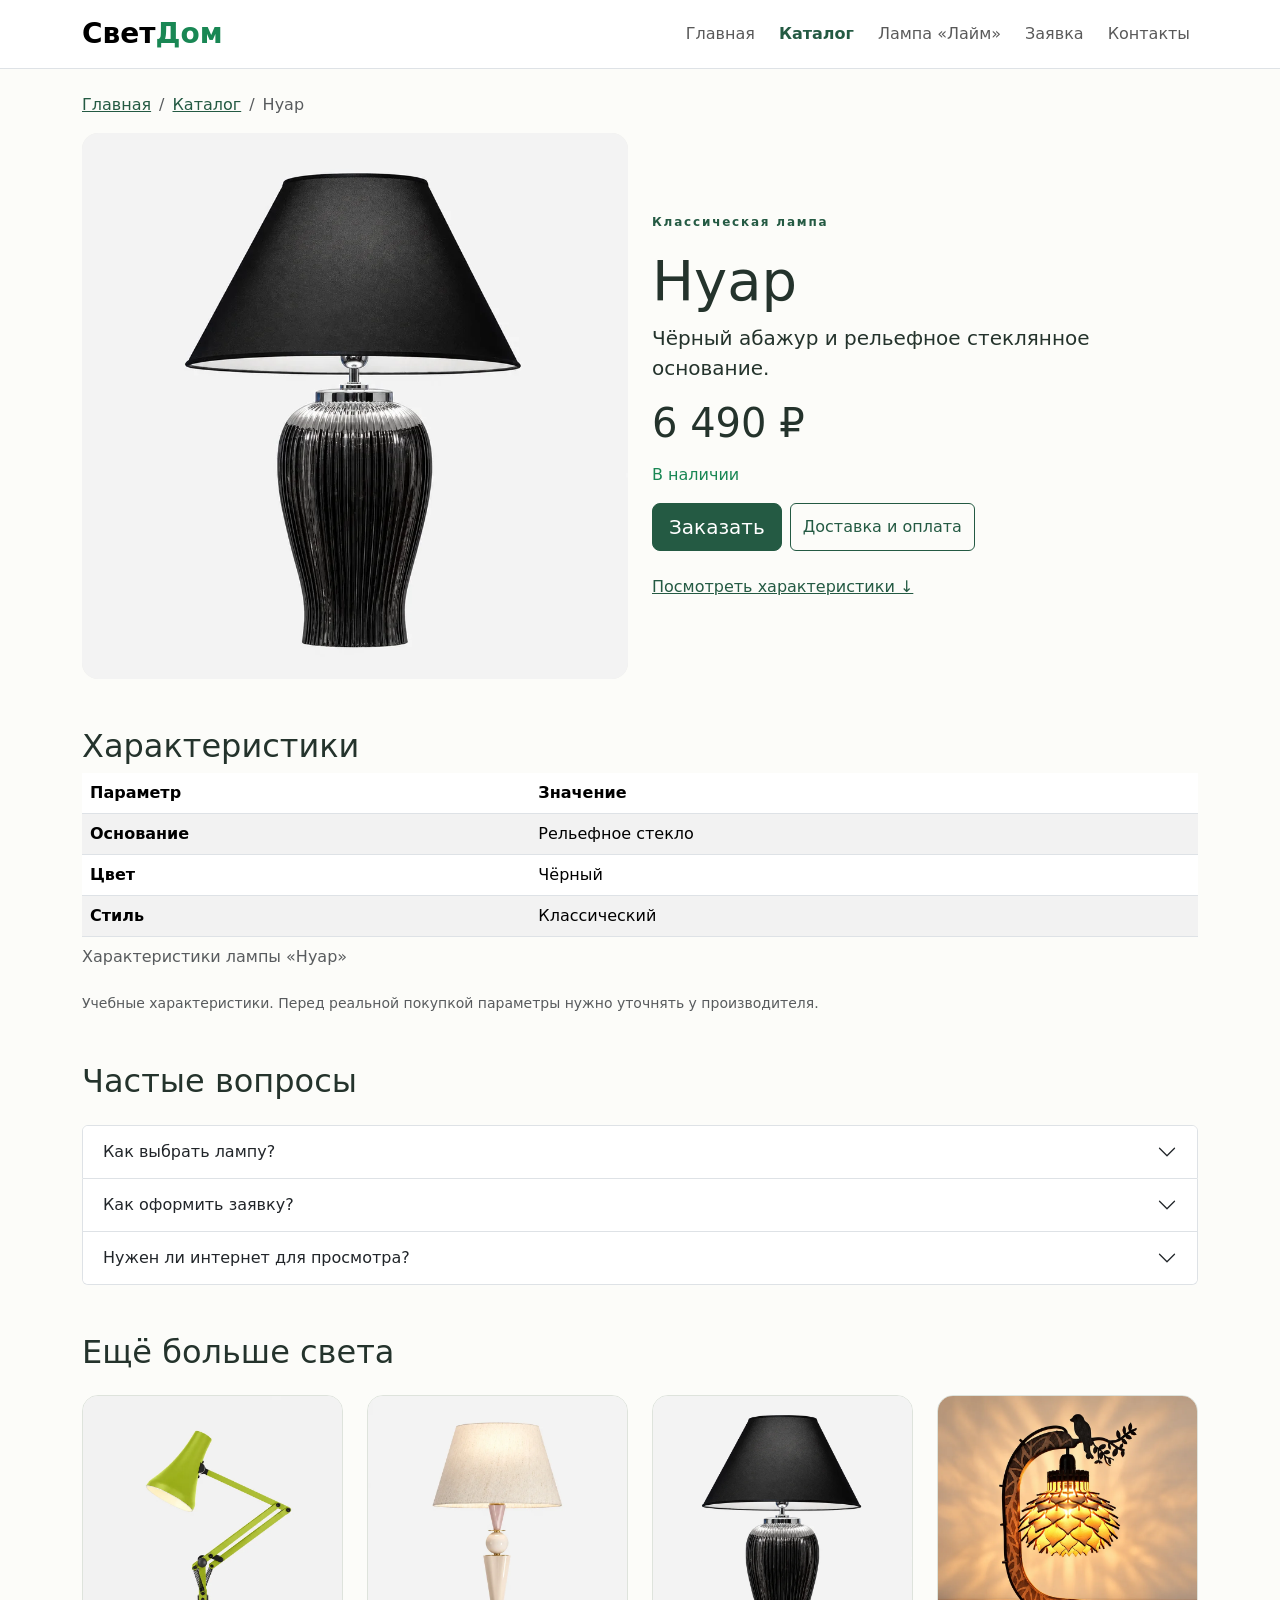
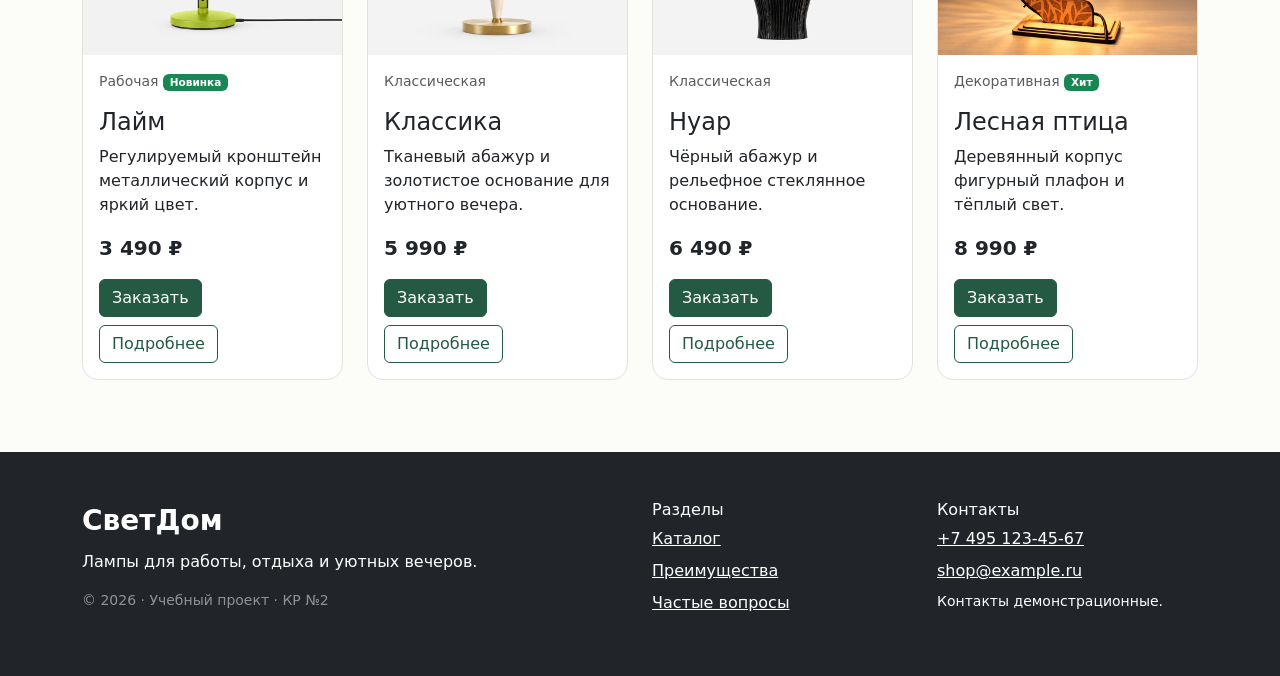
<file: product-noir.html>
<!doctype html>
<html lang="ru">
  <head>
    <meta charset="utf-8" />
    <meta name="viewport" content="width=device-width, initial-scale=1" />
    <meta
      name="description"
      content="Чёрный абажур и рельефное стеклянное основание. СветДом — учебный магазин настольных ламп."
    />
    <title>Лампа «Нуар» — СветДом</title>
    <link rel="icon" href="data:," />
    <link rel="stylesheet" href="vendor/bootstrap/css/bootstrap.min.css" />
    <link rel="stylesheet" href="css/custom.css" />
  </head>
  <body class="d-flex flex-column min-vh-100">
    <a class="visually-hidden-focusable position-absolute p-3 bg-white" href="#main-content">
      Перейти к содержимому
    </a>

    <header class="sticky-top bg-white border-bottom flex-shrink-0">
      <nav class="navbar navbar-expand-lg" aria-label="Основная навигация">
        <div class="container">
          <a class="navbar-brand fw-bold fs-3" href="index.html">
            Свет<span class="text-success">Дом</span>
          </a>
          <button
            class="navbar-toggler"
            type="button"
            data-bs-toggle="collapse"
            data-bs-target="#navigation"
            aria-controls="navigation"
            aria-expanded="false"
            aria-label="Открыть меню"
          >
            <span class="navbar-toggler-icon"></span>
          </button>
          <div class="collapse navbar-collapse" id="navigation">
            <ul class="navbar-nav ms-auto gap-lg-2">
              <li class="nav-item"><a class="nav-link" href="index.html">Главная</a></li>
              <li class="nav-item"><a class="nav-link active" href="catalog.html">Каталог</a></li>
              <li class="nav-item"><a class="nav-link" href="product.html">Лампа «Лайм»</a></li>
              <li class="nav-item"><a class="nav-link" href="order.html">Заявка</a></li>
              <li class="nav-item"><a class="nav-link" href="contacts.html">Контакты</a></li>
            </ul>
          </div>
        </div>
      </nav>
    </header>

    <main class="container py-4 flex-grow-1 flex-shrink-0" id="main-content">
      <nav aria-label="Хлебные крошки">
        <ol class="breadcrumb">
          <li class="breadcrumb-item"><a href="index.html">Главная</a></li>
          <li class="breadcrumb-item"><a href="catalog.html">Каталог</a></li>
          <li class="breadcrumb-item active" aria-current="page">Нуар</li>
        </ol>
      </nav>
      <article class="row g-4 align-items-center mb-5">
        <div class="col-12 col-lg-6">
          <img
            class="img-fluid rounded-4 detail-image"
            id="detail-image"
            src="images/lamp-black.webp"
            alt="Настольная лампа Нуар"
            width="900"
            height="900"
          />
        </div>
        <div class="col-12 col-lg-6">
          <span class="badge text-bg-success mb-3" id="detail-badge" hidden=""></span>
          <p class="eyebrow" id="detail-category">Классическая лампа</p>
          <h1 class="display-4">Нуар</h1>
          <p class="lead" id="detail-description">
            Чёрный абажур и рельефное стеклянное основание.
          </p>
          <p class="display-6" id="detail-price">6&nbsp;490 ₽</p>
          <p class="text-success">В наличии</p>
          <div class="d-flex gap-2 flex-wrap">
            <a class="btn btn-primary btn-lg" id="detail-order" href="order.html#order-form">
              Заказать
            </a>
            <button
              class="btn btn-outline-primary"
              type="button"
              data-bs-toggle="modal"
              data-bs-target="#deliveryModal"
            >
              Доставка и оплата
            </button>
          </div>
          <a class="d-inline-block mt-4" href="#specifications">Посмотреть характеристики ↓</a>
        </div>
      </article>
      <section id="specifications">
        <h2>Характеристики</h2>
        <div class="table-responsive">
          <table class="table table-striped table-hover">
            <caption id="spec-caption">Характеристики лампы «Нуар»</caption>
            <thead>
              <tr>
                <th scope="col">Параметр</th>
                <th scope="col">Значение</th>
              </tr>
            </thead>
            <tbody id="spec-body">
              <tr>
                <th scope="row">Основание</th>
                <td>Рельефное стекло</td>
              </tr>
              <tr>
                <th scope="row">Цвет</th>
                <td>Чёрный</td>
              </tr>
              <tr>
                <th scope="row">Стиль</th>
                <td>Классический</td>
              </tr>
            </tbody>
          </table>
        </div>
        <p class="small text-body-secondary">
          Учебные характеристики. Перед реальной покупкой параметры нужно уточнять у производителя.
        </p>
      </section>
      <section class="my-5" id="faq">
        <h2 class="mb-4">Частые вопросы</h2>
        <div class="accordion" id="faqList">
          <div class="accordion-item">
            <h3 class="accordion-header">
              <button
                class="accordion-button collapsed"
                type="button"
                data-bs-toggle="collapse"
                data-bs-target="#faq0"
                aria-expanded="false"
                aria-controls="faq0"
              >
                Как выбрать лампу?
              </button>
            </h3>
            <div class="accordion-collapse collapse" id="faq0" data-bs-parent="#faqList">
              <div class="accordion-body">
                Для учёбы подойдёт «Лайм» с направленным светом. Для спальни — «Классика» или
                «Нуар», для акцента в интерьере — «Лесная птица».
              </div>
            </div>
          </div>
          <div class="accordion-item">
            <h3 class="accordion-header">
              <button
                class="accordion-button collapsed"
                type="button"
                data-bs-toggle="collapse"
                data-bs-target="#faq1"
                aria-expanded="false"
                aria-controls="faq1"
              >
                Как оформить заявку?
              </button>
            </h3>
            <div class="accordion-collapse collapse" id="faq1" data-bs-parent="#faqList">
              <div class="accordion-body">
                Выберите модель, перейдите к оформлению и заполните форму. Это учебный проект:
                данные проверяются в браузере, на сервер не отправляются.
              </div>
            </div>
          </div>
          <div class="accordion-item">
            <h3 class="accordion-header">
              <button
                class="accordion-button collapsed"
                type="button"
                data-bs-toggle="collapse"
                data-bs-target="#faq2"
                aria-expanded="false"
                aria-controls="faq2"
              >
                Нужен ли интернет для просмотра?
              </button>
            </h3>
            <div class="accordion-collapse collapse" id="faq2" data-bs-parent="#faqList">
              <div class="accordion-body">
                Нет. Фотографии, Bootstrap CSS и JavaScript сохранены внутри проекта.
              </div>
            </div>
          </div>
        </div>
      </section>
      <section>
        <h2 class="mb-4">Ещё больше света</h2>
        <div class="row g-4">
          <div class="col-12 col-md-6 col-xl-3">
            <article class="card h-100 product-card">
              <a href="product.html">
                <img
                  class="card-img-top product-image"
                  src="images/lamp-green.webp"
                  alt="Настольная лампа Лайм"
                  width="900"
                  height="900"
                  loading="lazy"
                />
              </a>
              <div class="card-body d-flex flex-column">
                <p class="small text-body-secondary">
                  Рабочая
                  <span class="badge text-bg-success">Новинка</span>
                </p>
                <h3 class="h4 card-title">
                  <a class="text-decoration-none text-reset" href="product.html">Лайм</a>
                </h3>
                <p class="card-text">Регулируемый кронштейн металлический корпус и яркий цвет.</p>
                <p class="fs-5 fw-bold mt-auto">3 490 ₽</p>
                <div class="d-flex gap-2 flex-wrap">
                  <a class="btn btn-primary" href="order.html#order-form">Заказать</a>
                  <a class="btn btn-outline-primary" href="product.html">Подробнее</a>
                </div>
              </div>
            </article>
          </div>
          <div class="col-12 col-md-6 col-xl-3">
            <article class="card h-100 product-card">
              <a href="product-classic.html">
                <img
                  class="card-img-top product-image"
                  src="images/lamp-beige.webp"
                  alt="Настольная лампа Классика"
                  width="900"
                  height="900"
                  loading="lazy"
                />
              </a>
              <div class="card-body d-flex flex-column">
                <p class="small text-body-secondary">Классическая</p>
                <h3 class="h4 card-title">
                  <a class="text-decoration-none text-reset" href="product-classic.html">
                    Классика
                  </a>
                </h3>
                <p class="card-text">Тканевый абажур и золотистое основание для уютного вечера.</p>
                <p class="fs-5 fw-bold mt-auto">5 990 ₽</p>
                <div class="d-flex gap-2 flex-wrap">
                  <a class="btn btn-primary" href="order.html#order-form">Заказать</a>
                  <a class="btn btn-outline-primary" href="product-classic.html">Подробнее</a>
                </div>
              </div>
            </article>
          </div>
          <div class="col-12 col-md-6 col-xl-3">
            <article class="card h-100 product-card">
              <a href="product-noir.html">
                <img
                  class="card-img-top product-image"
                  src="images/lamp-black.webp"
                  alt="Настольная лампа Нуар"
                  width="900"
                  height="900"
                  loading="lazy"
                />
              </a>
              <div class="card-body d-flex flex-column">
                <p class="small text-body-secondary">Классическая</p>
                <h3 class="h4 card-title">
                  <a class="text-decoration-none text-reset" href="product-noir.html">Нуар</a>
                </h3>
                <p class="card-text">Чёрный абажур и рельефное стеклянное основание.</p>
                <p class="fs-5 fw-bold mt-auto">6 490 ₽</p>
                <div class="d-flex gap-2 flex-wrap">
                  <a class="btn btn-primary" href="order.html#order-form">Заказать</a>
                  <a class="btn btn-outline-primary" href="product-noir.html">Подробнее</a>
                </div>
              </div>
            </article>
          </div>
          <div class="col-12 col-md-6 col-xl-3">
            <article class="card h-100 product-card">
              <a href="product-bird.html">
                <img
                  class="card-img-top product-image"
                  src="images/lamp-bird.webp"
                  alt="Настольная лампа Лесная птица"
                  width="900"
                  height="900"
                  loading="lazy"
                />
              </a>
              <div class="card-body d-flex flex-column">
                <p class="small text-body-secondary">
                  Декоративная
                  <span class="badge text-bg-success">Хит</span>
                </p>
                <h3 class="h4 card-title">
                  <a class="text-decoration-none text-reset" href="product-bird.html">
                    Лесная птица
                  </a>
                </h3>
                <p class="card-text">Деревянный корпус фигурный плафон и тёплый свет.</p>
                <p class="fs-5 fw-bold mt-auto">8 990 ₽</p>
                <div class="d-flex gap-2 flex-wrap">
                  <a class="btn btn-primary" href="order.html#order-form">Заказать</a>
                  <a class="btn btn-outline-primary" href="product-bird.html">Подробнее</a>
                </div>
              </div>
            </article>
          </div>
        </div>
      </section>
    </main>

    <footer class="bg-dark text-white mt-5 py-5 flex-shrink-0">
      <div class="container">
        <div class="row g-4">
          <div class="col-12 col-md-6">
            <a href="index.html" class="fs-3 text-white text-decoration-none fw-bold">СветДом</a>
            <p class="mt-2">Лампы для работы, отдыха и уютных вечеров.</p>
            <p class="small text-white-50">© 2026 · Учебный проект · КР №2</p>
          </div>
          <div class="col-6 col-md-3">
            <h2 class="h6">Разделы</h2>
            <a class="d-block text-white mb-2" href="catalog.html">Каталог</a>
            <a class="d-block text-white mb-2" href="index.html#advantages">Преимущества</a>
            <a class="d-block text-white" href="index.html#faq">Частые вопросы</a>
          </div>
          <div class="col-6 col-md-3">
            <h2 class="h6">Контакты</h2>
            <a class="text-white d-block mb-2" href="tel:+74951234567">+7 495 123-45-67</a>
            <a class="text-white" href="mailto:shop@example.ru">shop@example.ru</a>
            <p class="small mt-2">Контакты демонстрационные.</p>
          </div>
        </div>
      </div>
    </footer>

    <div
      class="modal fade"
      id="deliveryModal"
      tabindex="-1"
      aria-labelledby="deliveryTitle"
      aria-hidden="true"
    >
      <div class="modal-dialog modal-dialog-centered">
        <div class="modal-content">
          <div class="modal-header">
            <h2 class="modal-title fs-5" id="deliveryTitle">Доставка и оплата</h2>
            <button
              class="btn-close"
              type="button"
              data-bs-dismiss="modal"
              aria-label="Закрыть окно"
            ></button>
          </div>
          <div class="modal-body">
            <p>
              Самовывоз: Москва, ул. Светлая, 7. Доставка по Москве — 350 ₽, бесплатно при заказе от
              7 000 ₽.
            </p>
            <p>
              Оплата при получении. Условия приведены для учебного сценария, реальные заказы не
              принимаются.
            </p>
          </div>
          <div class="modal-footer">
            <button class="btn btn-outline-secondary" type="button" data-bs-dismiss="modal">
              Понятно
            </button>
            <a class="btn btn-primary" href="order.html">Оформить заявку</a>
          </div>
        </div>
      </div>
    </div>

    <script src="vendor/bootstrap/js/bootstrap.bundle.min.js"></script>
  </body>
</html>
</file>
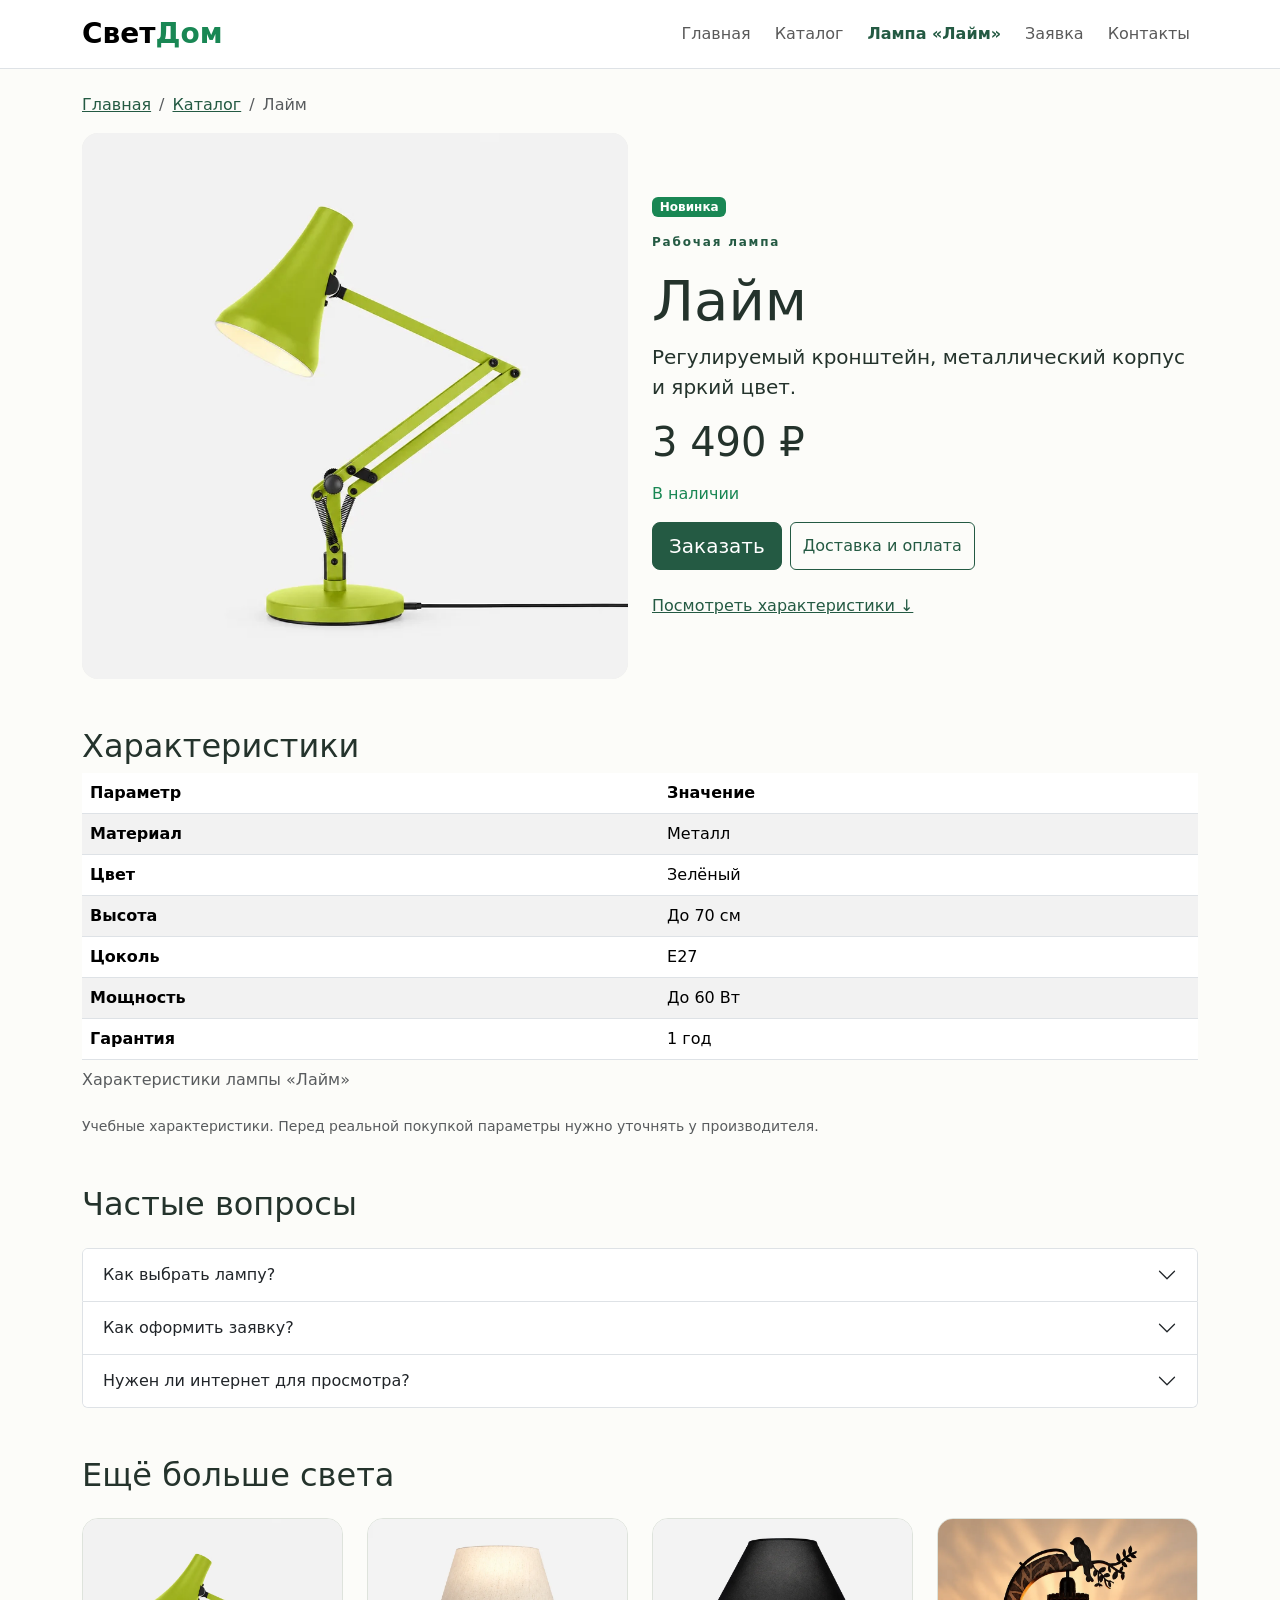
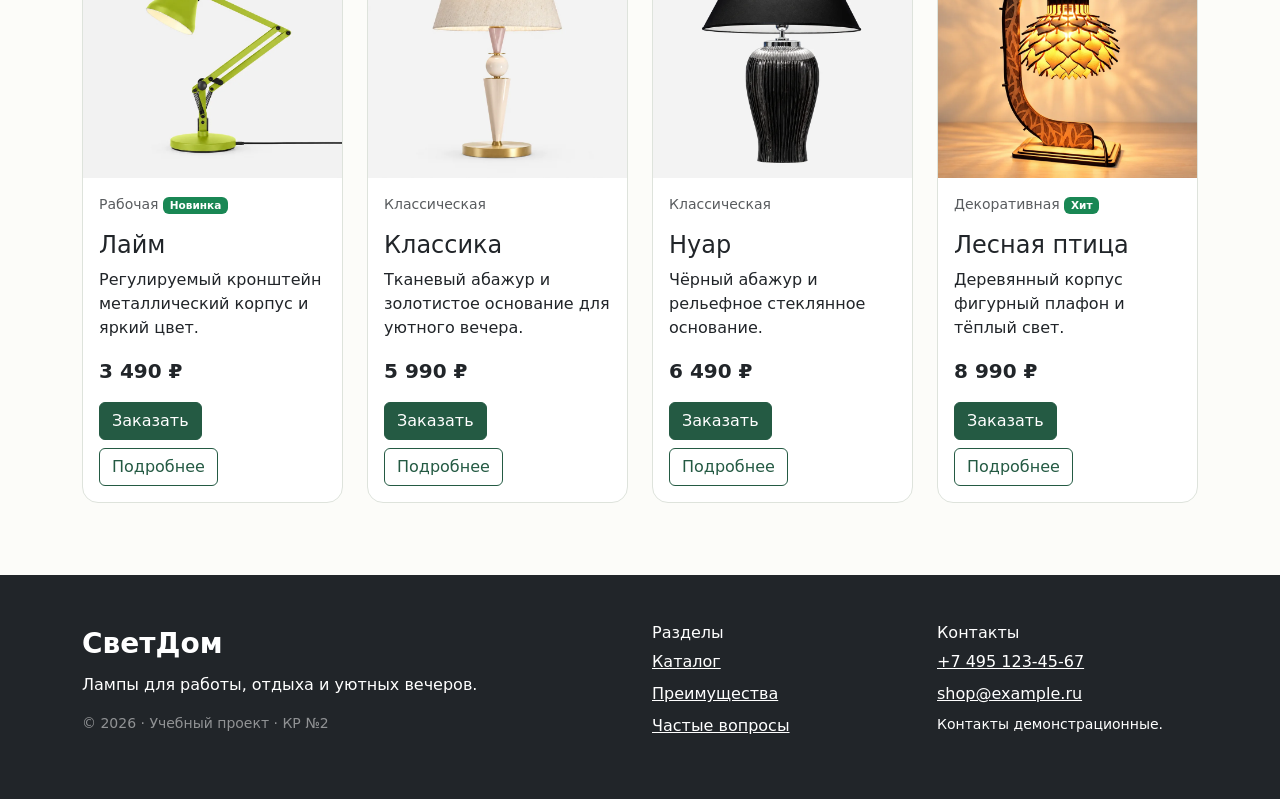
<file: product.html>
<!doctype html>
<html lang="ru">
  <head>
    <meta charset="utf-8" />
    <meta name="viewport" content="width=device-width, initial-scale=1" />
    <meta
      name="description"
      content="Регулируемый кронштейн, металлический корпус и яркий цвет. СветДом — учебный магазин настольных ламп."
    />
    <title>Лампа «Лайм» — СветДом</title>
    <link rel="icon" href="data:," />
    <link rel="stylesheet" href="vendor/bootstrap/css/bootstrap.min.css" />
    <link rel="stylesheet" href="css/custom.css" />
  </head>
  <body class="d-flex flex-column min-vh-100">
    <a class="visually-hidden-focusable position-absolute p-3 bg-white" href="#main-content">
      Перейти к содержимому
    </a>

    <header class="sticky-top bg-white border-bottom flex-shrink-0">
      <nav class="navbar navbar-expand-lg" aria-label="Основная навигация">
        <div class="container">
          <a class="navbar-brand fw-bold fs-3" href="index.html">
            Свет<span class="text-success">Дом</span>
          </a>
          <button
            class="navbar-toggler"
            type="button"
            data-bs-toggle="collapse"
            data-bs-target="#navigation"
            aria-controls="navigation"
            aria-expanded="false"
            aria-label="Открыть меню"
          >
            <span class="navbar-toggler-icon"></span>
          </button>
          <div class="collapse navbar-collapse" id="navigation">
            <ul class="navbar-nav ms-auto gap-lg-2">
              <li class="nav-item"><a class="nav-link" href="index.html">Главная</a></li>
              <li class="nav-item"><a class="nav-link" href="catalog.html">Каталог</a></li>
              <li class="nav-item">
                <a class="nav-link active" aria-current="page" href="product.html">Лампа «Лайм»</a>
              </li>
              <li class="nav-item"><a class="nav-link" href="order.html">Заявка</a></li>
              <li class="nav-item"><a class="nav-link" href="contacts.html">Контакты</a></li>
            </ul>
          </div>
        </div>
      </nav>
    </header>

    <main class="container py-4 flex-grow-1 flex-shrink-0" id="main-content">
      <nav aria-label="Хлебные крошки">
        <ol class="breadcrumb">
          <li class="breadcrumb-item"><a href="index.html">Главная</a></li>
          <li class="breadcrumb-item"><a href="catalog.html">Каталог</a></li>
          <li class="breadcrumb-item active" aria-current="page">Лайм</li>
        </ol>
      </nav>
      <article class="row g-4 align-items-center mb-5">
        <div class="col-12 col-lg-6">
          <img
            class="img-fluid rounded-4 detail-image"
            id="detail-image"
            src="images/lamp-green.webp"
            alt="Настольная лампа Лайм"
            width="900"
            height="900"
          />
        </div>
        <div class="col-12 col-lg-6">
          <span class="badge text-bg-success mb-3" id="detail-badge">Новинка</span>
          <p class="eyebrow" id="detail-category">Рабочая лампа</p>
          <h1 class="display-4">Лайм</h1>
          <p class="lead" id="detail-description">
            Регулируемый кронштейн, металлический корпус и яркий цвет.
          </p>
          <p class="display-6" id="detail-price">3&nbsp;490 ₽</p>
          <p class="text-success">В наличии</p>
          <div class="d-flex gap-2 flex-wrap">
            <a class="btn btn-primary btn-lg" id="detail-order" href="order.html#order-form">
              Заказать
            </a>
            <button
              class="btn btn-outline-primary"
              type="button"
              data-bs-toggle="modal"
              data-bs-target="#deliveryModal"
            >
              Доставка и оплата
            </button>
          </div>
          <a class="d-inline-block mt-4" href="#specifications">Посмотреть характеристики ↓</a>
        </div>
      </article>
      <section id="specifications">
        <h2>Характеристики</h2>
        <div class="table-responsive">
          <table class="table table-striped table-hover">
            <caption id="spec-caption">Характеристики лампы «Лайм»</caption>
            <thead>
              <tr>
                <th scope="col">Параметр</th>
                <th scope="col">Значение</th>
              </tr>
            </thead>
            <tbody id="spec-body">
              <tr>
                <th scope="row">Материал</th>
                <td>Металл</td>
              </tr>
              <tr>
                <th scope="row">Цвет</th>
                <td>Зелёный</td>
              </tr>
              <tr>
                <th scope="row">Высота</th>
                <td>До 70 см</td>
              </tr>
              <tr>
                <th scope="row">Цоколь</th>
                <td>E27</td>
              </tr>
              <tr>
                <th scope="row">Мощность</th>
                <td>До 60 Вт</td>
              </tr>
              <tr>
                <th scope="row">Гарантия</th>
                <td>1 год</td>
              </tr>
            </tbody>
          </table>
        </div>
        <p class="small text-body-secondary">
          Учебные характеристики. Перед реальной покупкой параметры нужно уточнять у производителя.
        </p>
      </section>
      <section class="my-5" id="faq">
        <h2 class="mb-4">Частые вопросы</h2>
        <div class="accordion" id="faqList">
          <div class="accordion-item">
            <h3 class="accordion-header">
              <button
                class="accordion-button collapsed"
                type="button"
                data-bs-toggle="collapse"
                data-bs-target="#faq0"
                aria-expanded="false"
                aria-controls="faq0"
              >
                Как выбрать лампу?
              </button>
            </h3>
            <div class="accordion-collapse collapse" id="faq0" data-bs-parent="#faqList">
              <div class="accordion-body">
                Для учёбы подойдёт «Лайм» с направленным светом. Для спальни — «Классика» или
                «Нуар», для акцента в интерьере — «Лесная птица».
              </div>
            </div>
          </div>
          <div class="accordion-item">
            <h3 class="accordion-header">
              <button
                class="accordion-button collapsed"
                type="button"
                data-bs-toggle="collapse"
                data-bs-target="#faq1"
                aria-expanded="false"
                aria-controls="faq1"
              >
                Как оформить заявку?
              </button>
            </h3>
            <div class="accordion-collapse collapse" id="faq1" data-bs-parent="#faqList">
              <div class="accordion-body">
                Выберите модель, перейдите к оформлению и заполните форму. Это учебный проект:
                данные проверяются в браузере, на сервер не отправляются.
              </div>
            </div>
          </div>
          <div class="accordion-item">
            <h3 class="accordion-header">
              <button
                class="accordion-button collapsed"
                type="button"
                data-bs-toggle="collapse"
                data-bs-target="#faq2"
                aria-expanded="false"
                aria-controls="faq2"
              >
                Нужен ли интернет для просмотра?
              </button>
            </h3>
            <div class="accordion-collapse collapse" id="faq2" data-bs-parent="#faqList">
              <div class="accordion-body">
                Нет. Фотографии, Bootstrap CSS и JavaScript сохранены внутри проекта.
              </div>
            </div>
          </div>
        </div>
      </section>
      <section>
        <h2 class="mb-4">Ещё больше света</h2>
        <div class="row g-4">
          <div class="col-12 col-md-6 col-xl-3">
            <article class="card h-100 product-card">
              <a href="product.html">
                <img
                  class="card-img-top product-image"
                  src="images/lamp-green.webp"
                  alt="Настольная лампа Лайм"
                  width="900"
                  height="900"
                  loading="lazy"
                />
              </a>
              <div class="card-body d-flex flex-column">
                <p class="small text-body-secondary">
                  Рабочая
                  <span class="badge text-bg-success">Новинка</span>
                </p>
                <h3 class="h4 card-title">
                  <a class="text-decoration-none text-reset" href="product.html">Лайм</a>
                </h3>
                <p class="card-text">Регулируемый кронштейн металлический корпус и яркий цвет.</p>
                <p class="fs-5 fw-bold mt-auto">3 490 ₽</p>
                <div class="d-flex gap-2 flex-wrap">
                  <a class="btn btn-primary" href="order.html#order-form">Заказать</a>
                  <a class="btn btn-outline-primary" href="product.html">Подробнее</a>
                </div>
              </div>
            </article>
          </div>
          <div class="col-12 col-md-6 col-xl-3">
            <article class="card h-100 product-card">
              <a href="product-classic.html">
                <img
                  class="card-img-top product-image"
                  src="images/lamp-beige.webp"
                  alt="Настольная лампа Классика"
                  width="900"
                  height="900"
                  loading="lazy"
                />
              </a>
              <div class="card-body d-flex flex-column">
                <p class="small text-body-secondary">Классическая</p>
                <h3 class="h4 card-title">
                  <a class="text-decoration-none text-reset" href="product-classic.html">
                    Классика
                  </a>
                </h3>
                <p class="card-text">Тканевый абажур и золотистое основание для уютного вечера.</p>
                <p class="fs-5 fw-bold mt-auto">5 990 ₽</p>
                <div class="d-flex gap-2 flex-wrap">
                  <a class="btn btn-primary" href="order.html#order-form">Заказать</a>
                  <a class="btn btn-outline-primary" href="product-classic.html">Подробнее</a>
                </div>
              </div>
            </article>
          </div>
          <div class="col-12 col-md-6 col-xl-3">
            <article class="card h-100 product-card">
              <a href="product-noir.html">
                <img
                  class="card-img-top product-image"
                  src="images/lamp-black.webp"
                  alt="Настольная лампа Нуар"
                  width="900"
                  height="900"
                  loading="lazy"
                />
              </a>
              <div class="card-body d-flex flex-column">
                <p class="small text-body-secondary">Классическая</p>
                <h3 class="h4 card-title">
                  <a class="text-decoration-none text-reset" href="product-noir.html">Нуар</a>
                </h3>
                <p class="card-text">Чёрный абажур и рельефное стеклянное основание.</p>
                <p class="fs-5 fw-bold mt-auto">6 490 ₽</p>
                <div class="d-flex gap-2 flex-wrap">
                  <a class="btn btn-primary" href="order.html#order-form">Заказать</a>
                  <a class="btn btn-outline-primary" href="product-noir.html">Подробнее</a>
                </div>
              </div>
            </article>
          </div>
          <div class="col-12 col-md-6 col-xl-3">
            <article class="card h-100 product-card">
              <a href="product-bird.html">
                <img
                  class="card-img-top product-image"
                  src="images/lamp-bird.webp"
                  alt="Настольная лампа Лесная птица"
                  width="900"
                  height="900"
                  loading="lazy"
                />
              </a>
              <div class="card-body d-flex flex-column">
                <p class="small text-body-secondary">
                  Декоративная
                  <span class="badge text-bg-success">Хит</span>
                </p>
                <h3 class="h4 card-title">
                  <a class="text-decoration-none text-reset" href="product-bird.html">
                    Лесная птица
                  </a>
                </h3>
                <p class="card-text">Деревянный корпус фигурный плафон и тёплый свет.</p>
                <p class="fs-5 fw-bold mt-auto">8 990 ₽</p>
                <div class="d-flex gap-2 flex-wrap">
                  <a class="btn btn-primary" href="order.html#order-form">Заказать</a>
                  <a class="btn btn-outline-primary" href="product-bird.html">Подробнее</a>
                </div>
              </div>
            </article>
          </div>
        </div>
      </section>
    </main>

    <footer class="bg-dark text-white mt-5 py-5 flex-shrink-0">
      <div class="container">
        <div class="row g-4">
          <div class="col-12 col-md-6">
            <a href="index.html" class="fs-3 text-white text-decoration-none fw-bold">СветДом</a>
            <p class="mt-2">Лампы для работы, отдыха и уютных вечеров.</p>
            <p class="small text-white-50">© 2026 · Учебный проект · КР №2</p>
          </div>
          <div class="col-6 col-md-3">
            <h2 class="h6">Разделы</h2>
            <a class="d-block text-white mb-2" href="catalog.html">Каталог</a>
            <a class="d-block text-white mb-2" href="index.html#advantages">Преимущества</a>
            <a class="d-block text-white" href="index.html#faq">Частые вопросы</a>
          </div>
          <div class="col-6 col-md-3">
            <h2 class="h6">Контакты</h2>
            <a class="text-white d-block mb-2" href="tel:+74951234567">+7 495 123-45-67</a>
            <a class="text-white" href="mailto:shop@example.ru">shop@example.ru</a>
            <p class="small mt-2">Контакты демонстрационные.</p>
          </div>
        </div>
      </div>
    </footer>

    <div
      class="modal fade"
      id="deliveryModal"
      tabindex="-1"
      aria-labelledby="deliveryTitle"
      aria-hidden="true"
    >
      <div class="modal-dialog modal-dialog-centered">
        <div class="modal-content">
          <div class="modal-header">
            <h2 class="modal-title fs-5" id="deliveryTitle">Доставка и оплата</h2>
            <button
              class="btn-close"
              type="button"
              data-bs-dismiss="modal"
              aria-label="Закрыть окно"
            ></button>
          </div>
          <div class="modal-body">
            <p>
              Самовывоз: Москва, ул. Светлая, 7. Доставка по Москве — 350 ₽, бесплатно при заказе от
              7 000 ₽.
            </p>
            <p>
              Оплата при получении. Условия приведены для учебного сценария, реальные заказы не
              принимаются.
            </p>
          </div>
          <div class="modal-footer">
            <button class="btn btn-outline-secondary" type="button" data-bs-dismiss="modal">
              Понятно
            </button>
            <a class="btn btn-primary" href="order.html">Оформить заявку</a>
          </div>
        </div>
      </div>
    </div>

    <script src="vendor/bootstrap/js/bootstrap.bundle.min.js"></script>
  </body>
</html>
</file>
<file: css/custom.css>
:root {
  --sd-green: #245a43;
  --sd-cream: #f1f3e9;
}

body {
  color: #24332c;
  background: #fcfcf9;
}

.btn-primary {
  --bs-btn-bg: var(--sd-green);
  --bs-btn-border-color: var(--sd-green);
  --bs-btn-hover-bg: #183f2f;
  --bs-btn-hover-border-color: #183f2f;
  --bs-btn-active-bg: #183f2f;
  --bs-btn-active-border-color: #183f2f;
}

.btn-outline-primary {
  --bs-btn-color: var(--sd-green);
  --bs-btn-border-color: var(--sd-green);
  --bs-btn-hover-bg: var(--sd-green);
  --bs-btn-hover-border-color: var(--sd-green);
  --bs-btn-active-bg: var(--sd-green);
  --bs-btn-active-border-color: var(--sd-green);
}

a {
  color: #245a43;
}

.hero {
  background: var(--sd-cream);
}

.hero-image {
  width: 100%;
  max-height: 540px;
  object-fit: cover;
}

.eyebrow {
  font-size: 0.75rem;
  letter-spacing: 0.15em;
  font-weight: 700;
  color: var(--sd-green);
}

.product-image {
  width: 100%;
  height: auto;
  aspect-ratio: 1;
  object-fit: cover;
}

.detail-image {
  width: 100%;
  max-height: 600px;
  object-fit: contain;
  background: #f0f0ea;
}

.product-card {
  overflow: hidden;
  transition: box-shadow 0.2s;
}

.product-card:hover {
  box-shadow: 0 8px 28px #24332c15;
}

.card {
  border-color: #dee3dc;
  border-radius: 1rem;
}

.navbar .nav-link.active {
  color: var(--sd-green);
  font-weight: 700;
}

:focus-visible {
  outline: 3px solid #aa6a0b;
  outline-offset: 4px;
}

[hidden] {
  display: none !important;
}

@media (prefers-reduced-motion: reduce) {
  *,
  *::before,
  *::after {
    transition: none !important;
    scroll-behavior: auto !important;
  }
}

/* Native HTML dialog closes after successful browser validation. */
#order-dialog[open] + .order-feedback {
  display: none;
}
</file>
